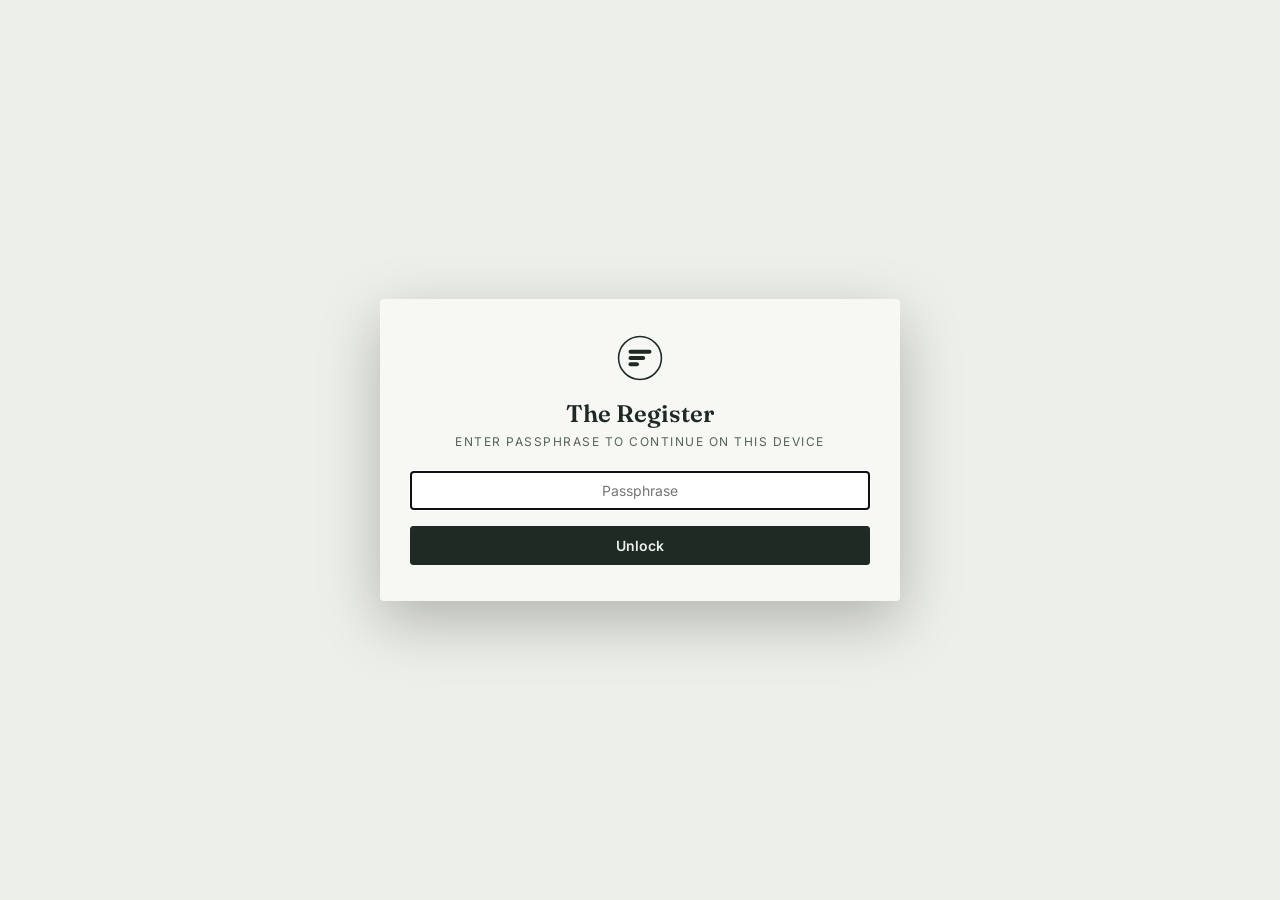
<file: index.html>
<!DOCTYPE html>
<html lang="en">
<head>
<meta charset="UTF-8">
<meta name="viewport" content="width=device-width, initial-scale=1.0">
<title>The Register — Client Management</title>
<link rel="manifest" href="./manifest.json">
<meta name="theme-color" content="#1F2A24">
<meta name="mobile-web-app-capable" content="yes">
<meta name="apple-mobile-web-app-capable" content="yes">
<meta name="apple-mobile-web-app-status-bar-style" content="black-translucent">
<meta name="apple-mobile-web-app-title" content="The Register">
<link rel="icon" type="image/png" sizes="32x32" href="./favicon-32.png">
<link rel="icon" type="image/png" sizes="64x64" href="./favicon-64.png">
<link rel="apple-touch-icon" href="./apple-touch-icon.png">
<link rel="preconnect" href="https://fonts.googleapis.com">
<link href="https://fonts.googleapis.com/css2?family=Fraunces:opsz,wght@9..144,400;9..144,500;9..144,600&family=Inter:wght@400;500;600;700&family=IBM+Plex+Mono:wght@400;500&display=swap" rel="stylesheet">
<style>
:root{
  --paper: #EDEFEA;
  --paper-raised: #F7F8F4;
  --surface: #FFFFFF;
  --ink: #1F2A24;
  --ink-soft: #55635A;
  --line: #C9CFC6;
  --line-strong: #9CA69A;
  --gst: #A6742C;
  --itr: #1F6F63;
  --loan: #6B4C6E;
  --misc: #3E5C76;
  --danger: #9C3B3B;
  font-size: 16px;
}
html[data-theme="dark"]{
  --paper: #171C18;
  --paper-raised: #212823;
  --surface: #262E28;
  --ink: #E9ECE6;
  --ink-soft: #9BA69C;
  --line: #333C35;
  --line-strong: #4A564C;
}
html[data-theme="dark"] .overlay{ background: rgba(0,0,0,0.6); }
html[data-theme="dark"] .modal{ box-shadow: 0 20px 60px rgba(0,0,0,0.55); }
html{ transition: background .15s ease; }
body{ transition: background .15s ease, color .15s ease; }
*{ box-sizing: border-box; }
body{
  margin:0;
  background: var(--paper);
  color: var(--ink);
  font-family: 'Inter', sans-serif;
  -webkit-font-smoothing: antialiased;
}
h1,h2{ font-family: 'Fraunces', serif; font-weight: 600; margin:0; }
.mono{ font-family: 'IBM Plex Mono', monospace; }

/* ---- Topbar ---- */
.topbar{
  display:flex; align-items:center; justify-content:space-between;
  padding: 20px 40px;
  border-bottom: 1px solid var(--line);
  background: var(--paper-raised);
  position: sticky; top:0; z-index: 10;
}
.brand{ display:flex; align-items:center; gap:14px; }
.brand-mark{
  color: var(--ink); width:46px; height:46px; flex-shrink:0;
}
.brand h1{ font-size: 22px; letter-spacing: 0.2px; }
.brand-sub{ margin:2px 0 0; font-size:12px; text-transform:uppercase; letter-spacing:1.5px; color: var(--ink-soft); }

.btn{
  font-family:'Inter',sans-serif; font-size:14px; font-weight:600;
  padding:10px 18px; border-radius:3px; border:1px solid var(--ink); cursor:pointer;
  transition: all .15s ease;
}
.btn-primary{ background: var(--ink); color: var(--paper); }
.btn-primary:hover{ background:#3a4a3f; }
.btn-ghost{ background:transparent; color: var(--ink); }
.btn-ghost:hover{ background: var(--line); }
.btn-danger{ border-color: var(--danger); color: var(--danger); background: transparent; }
.btn-danger:hover{ background: var(--danger); color:#fff; }
.btn-small{ padding:6px 12px; font-size:13px; }

/* ---- Controls ---- */
main{ max-width: 1440px; margin: 0 auto; padding: 32px 40px; }
.controls{ display:flex; flex-wrap:wrap; gap:14px; align-items:center; margin-bottom: 22px; }
.search-wrap{ display:flex; flex:1; min-width:240px; gap:8px; }
.search-input{
  flex:1; min-width:180px; padding:11px 14px; border:1px solid var(--line-strong);
  border-radius:3px; background: var(--paper-raised); font-family:'Inter'; font-size:14px; color: var(--ink);
}
.search-input:focus{ outline:2px solid var(--ink); outline-offset:1px; }
.btn-search{ flex-shrink:0; }
.chips{ display:flex; gap:8px; flex-wrap:wrap; }
.chip{
  font-family:'IBM Plex Mono', monospace; font-size:12.5px; letter-spacing:0.4px;
  padding:8px 14px; border-radius:20px; border:1px solid var(--line-strong);
  background: transparent; color: var(--ink-soft); cursor:pointer;
}
.chip.active{ background: var(--ink); color: var(--paper); border-color: var(--ink); }

/* ---- Ledger list ---- */
.ledger{ width:100%; }
.ledger-row{
  display:grid; grid-template-columns: 90px 1fr 130px 140px;
  align-items:center; padding: 14px 10px; border-bottom: 1px solid var(--line);
  gap: 10px;
}
.ledger-headrow{
  font-family:'IBM Plex Mono', monospace; font-size:11px; text-transform:uppercase;
  letter-spacing:1px; color: var(--ink-soft); border-bottom: 1.5px solid var(--ink);
}
.client-row{ cursor:pointer; transition: background .1s ease; }
.client-row:hover{ background: var(--paper-raised); }
.client-row:focus{ outline: 2px solid var(--ink); outline-offset: -2px; background: var(--paper-raised); }
.client-row:focus:not(:focus-visible){ outline: 2px solid var(--ink); } /* keep visible even on mouse focus, for consistency */
.chip:focus-visible{ outline: 2px solid var(--ink); outline-offset: 2px; }
.col-no{ font-family:'IBM Plex Mono',monospace; font-size:13px; color: var(--ink-soft); }
.col-name{ font-family:'Fraunces',serif; font-size:16px; }
.col-mobile{ font-family:'IBM Plex Mono',monospace; font-size:13px; }
.badge{
  display:inline-block; font-family:'IBM Plex Mono',monospace; font-size:11px; font-weight:500;
  padding:3px 9px; border-radius:2px; color:#fff; letter-spacing:0.4px; width: fit-content;
}
.empty-state{ text-align:center; color: var(--ink-soft); padding: 50px 0; font-size:14px; }

.pending-row{ opacity: 0.6; font-style: italic; }
.pending-tag{
  display:inline-block; font-family:'IBM Plex Mono',monospace; font-size:10px; font-style: normal;
  color:#8a6a1f; background:#F3E4BE; padding:2px 7px; border-radius:10px; margin-left:6px; letter-spacing:0.3px;
}

.reminder-count{
  position:absolute; top:-5px; right:-5px; background: var(--danger); color:#fff;
  font-family:'IBM Plex Mono',monospace; font-size:10px; border-radius:9px; min-width:16px; height:16px;
  display:flex; align-items:center; justify-content:center; padding:0 3px; line-height:1;
}
.theme-toggle{ position:relative; }

.reminder-card{
  display:flex; align-items:center; justify-content:space-between; gap:14px;
  border-bottom:1px solid var(--line); padding:14px 4px; flex-wrap:wrap;
}
.reminder-info{ flex:1; min-width:200px; }
.reminder-title{ font-family:'Fraunces',serif; font-size:15px; }
.reminder-meta{ font-size:12.5px; color: var(--ink-soft); margin-top:2px; }
.reminder-due{
  font-family:'IBM Plex Mono',monospace; font-size:11px; padding:3px 9px; border-radius:10px;
  display:inline-block; margin-right:8px;
}
.due-overdue{ background:#F5D9D9; color:#7a2323; }
.due-soon{ background:#F3E4BE; color:#8a6a1f; }
.due-later{ background: var(--line); color: var(--ink-soft); }
.reminder-actions{ display:flex; gap:8px; flex-wrap:wrap; }
.reminder-actions a, .reminder-actions button{ text-decoration:none; }

/* ---- Overlay / Modal ---- */
.overlay{
  position:fixed; inset:0; background: rgba(31,42,36,0.45);
  display:flex; align-items:center; justify-content:center; z-index:100; padding:20px;
}
.overlay[hidden]{ display:none !important; }
.gate-overlay{ z-index: 9999; background: var(--paper); }
.gate-card{ max-width: 360px; box-shadow: none; }
.gate-error{ color: var(--danger); font-size:13px; margin-top:10px; }

/* ---- Topbar right / sync badge ---- */
.topbar-right{ display:flex; align-items:center; gap:16px; }
.sync-badge{
  display:flex; align-items:center; gap:7px; font-family:'IBM Plex Mono',monospace;
  font-size:11.5px; color: var(--ink-soft); white-space:nowrap;
}
.dot{ width:8px; height:8px; border-radius:50%; flex-shrink:0; }
.dot-yellow{ background:#C99A2E; }
.dot-green{ background:#2E7D4F; }
.dot-red{ background:#9C3B3B; }
.dot.pulse{ animation: pulse 1.1s ease-in-out infinite; }
@keyframes pulse{ 0%,100%{ opacity:1; } 50%{ opacity:0.35; } }

/* ---- Spinner ---- */
.spinner-wrap{ display:flex; justify-content:center; align-items:center; padding: 46px 0; }
.spinner{
  width:26px; height:26px; border-radius:50%;
  border: 3px solid var(--line); border-top-color: var(--ink);
  animation: spin .7s linear infinite;
}
@keyframes spin{ to{ transform: rotate(360deg); } }
.modal{
  background: var(--paper-raised); width:100%; max-width:520px; max-height:88vh;
  overflow-y:auto; border-radius:4px; box-shadow: 0 20px 60px rgba(0,0,0,0.25);
}
.modal-wide{ max-width: 800px; }
.modal-head{
  display:flex; align-items:flex-start; justify-content:space-between;
  padding: 22px 26px 14px; border-bottom:1px solid var(--line); position:relative;
}
.modal-head h2{ font-size:20px; }
.icon-btn{
  background:none; border:none; font-size:26px; line-height:1; cursor:pointer; color: var(--ink-soft);
}
.theme-toggle{
  font-size:19px; border:1px solid var(--line-strong); border-radius:6px; width:38px; height:38px;
  display:flex; align-items:center; justify-content:center; flex-shrink:0;
}
.theme-toggle:hover{ background: var(--paper); }
.modal-body{ padding: 20px 26px; }
.modal-foot{
  display:flex; justify-content:flex-end; gap:10px; padding: 16px 26px; border-top:1px solid var(--line);
}

.field-label{ display:block; font-size:12px; text-transform:uppercase; letter-spacing:0.6px; color: var(--ink-soft); margin: 14px 0 6px; }
.field-input, textarea, select{
  width:100%; padding:10px 12px; border:1px solid var(--line-strong); border-radius:3px;
  font-family:'Inter'; font-size:14px; background: var(--surface); color: var(--ink);
}
textarea{ resize: vertical; min-height:60px; }
.field-grid{ display:grid; grid-template-columns: 1fr 1fr; gap: 0 16px; }
.field-grid .full{ grid-column: 1 / -1; }

/* ---- Client detail ---- */
.stamp{
  display:inline-block; font-family:'IBM Plex Mono',monospace; font-size:11px; font-weight:600;
  padding:4px 10px; border-radius:2px; color:#fff; transform: rotate(-3deg); margin-bottom:8px;
}
.detail-folio{ margin:2px 0 0; font-family:'IBM Plex Mono',monospace; font-size:12px; color: var(--ink-soft); }

.detail-section{ margin-bottom: 22px; }
.detail-section h3{
  font-family:'Fraunces',serif; font-size:15px; font-weight:600; margin: 0 0 10px;
  padding-bottom:6px; border-bottom: 1px solid var(--line);
}
.detail-grid{ display:grid; grid-template-columns: 1fr 1fr; gap: 10px 20px; }
.detail-item dt{ font-size:11px; text-transform:uppercase; letter-spacing:0.5px; color: var(--ink-soft); }
.detail-item dd{ margin: 2px 0 0; font-size:14.5px; }
.detail-item{ margin:0; }

table.ledger-table{ width:100%; border-collapse: collapse; font-size:13.5px; }
table.ledger-table th{
  text-align:left; font-family:'IBM Plex Mono',monospace; font-size:11px; text-transform:uppercase;
  letter-spacing:0.5px; color: var(--ink-soft); border-bottom: 1.5px solid var(--ink); padding:6px 8px;
}
table.ledger-table td{ padding:8px; border-bottom: 1px solid var(--line); vertical-align:top; }
table.ledger-table a{ color: var(--ink); }
.table-scroll{ overflow-x:auto; -webkit-overflow-scrolling:touch; }
.table-scroll table{ min-width: 560px; }

.file-chip{
  display:inline-flex; align-items:center; gap:6px; font-size:12.5px; padding:5px 10px;
  border:1px solid var(--line-strong); border-radius:14px; margin:3px 6px 3px 0; text-decoration:none; color: var(--ink);
}
.file-chip:hover{ background: var(--line); }

.top-actions{ display:flex; gap:10px; margin-bottom: 18px; flex-wrap:wrap; }

.inline-form{ border: 1px dashed var(--line-strong); border-radius:4px; padding:14px; margin-top:10px; }
.inline-form .field-grid{ margin-bottom: 10px; }

.toast{
  position:fixed; bottom:24px; left:50%; transform:translateX(-50%);
  background: var(--ink); color: var(--paper); padding:12px 22px; border-radius:4px;
  font-size:13.5px; z-index:200; box-shadow:0 8px 24px rgba(0,0,0,0.3); max-width: 90vw; text-align:center;
}

@media (max-width: 640px){
  .topbar{ padding:14px 16px; gap:10px; }
  .brand-sub{ display:none; }
  .brand h1{ font-size:19px; }
  .brand-mark{ width:38px; height:38px; }
  .topbar-right{ gap:10px; }
  .sync-badge span:last-child{ max-width:110px; overflow:hidden; text-overflow:ellipsis; white-space:nowrap; }
  main{ padding: 18px 14px; }
  .controls{ flex-direction:column; align-items:stretch; }
  .search-wrap{ width:100%; }
  .chips{ width:100%; overflow-x:auto; flex-wrap:nowrap; padding-bottom:2px; }
  .ledger-row{ grid-template-columns: 54px 1fr 78px; padding:12px 6px; }
  .col-mobile{ display:none; }
  .col-name{ font-size:14.5px; }
  .badge{ font-size:10px; padding:2px 7px; }
  .modal{ max-height:92vh; }
  .modal-head{ padding:16px 18px 12px; }
  .modal-body{ padding:16px 18px; }
  .modal-foot{ padding:14px 18px; }
  .field-grid{ grid-template-columns: 1fr; }
  .detail-grid{ grid-template-columns: 1fr; }
  .gate-card{ max-width: 92vw; }
}

</style>
<script>(function(){try{if(localStorage.getItem('cms_theme')==='dark'){document.documentElement.setAttribute('data-theme','dark');}}catch(e){}})();</script>
</head>
<body>

<div class="overlay gate-overlay" id="gateOverlay">
  <div class="modal gate-card">
    <div class="modal-body" style="text-align:center;padding:36px 30px;">
      <svg class="brand-mark" style="margin:0 auto 14px;" viewBox="0 0 44 44" width="46" height="46" fill="none" xmlns="http://www.w3.org/2000/svg">
        <circle cx="22" cy="22" r="20.5" stroke="currentColor" stroke-width="1.5"/>
        <rect x="11" y="14" width="22" height="4" rx="2" fill="currentColor"/>
        <rect x="11" y="20" width="16" height="4" rx="2" fill="currentColor"/>
        <rect x="11" y="26" width="10" height="4" rx="2" fill="currentColor"/>
      </svg>
      <h2 style="margin-bottom:6px;">The Register</h2>
      <p class="brand-sub" style="margin-bottom:22px;">Enter passphrase to continue on this device</p>
      <input type="password" id="gateInput" class="field-input" placeholder="Passphrase" style="text-align:center;">
      <p id="gateError" class="gate-error" hidden>Incorrect passphrase. Try again.</p>
      <button class="btn btn-primary" id="gateSubmit" style="margin-top:16px;width:100%;">Unlock</button>
    </div>
  </div>
</div>

<header class="topbar">
  <div class="brand">
    <svg class="brand-mark" viewBox="0 0 44 44" width="46" height="46" fill="none" xmlns="http://www.w3.org/2000/svg">
      <circle cx="22" cy="22" r="20.5" stroke="currentColor" stroke-width="1.5"/>
      <rect x="11" y="14" width="22" height="4" rx="2" fill="currentColor"/>
      <rect x="11" y="20" width="16" height="4" rx="2" fill="currentColor"/>
      <rect x="11" y="26" width="10" height="4" rx="2" fill="currentColor"/>
    </svg>
    <div>
      <h1>The Register</h1>
      <p class="brand-sub">Client Management</p>
    </div>
  </div>
  <div class="topbar-right">
    <div class="sync-badge" id="syncBadge">
      <span class="dot dot-yellow pulse" id="syncDot"></span>
      <span id="syncText">Syncing…</span>
    </div>
    <button class="icon-btn theme-toggle" id="remindersToggle" aria-label="Reminders">🔔<span class="reminder-count" id="reminderCount" hidden>0</span></button>
    <button class="icon-btn theme-toggle" id="themeToggle" aria-label="Toggle dark mode">🌙</button>
    <button class="btn btn-primary" id="addClientBtn">+ New Client</button>
  </div>
</header>

<main>
  <div class="controls">
    <div class="search-wrap">
      <input type="text" id="searchInput" class="search-input" placeholder="Search by name, client no., mobile, GSTIN, PAN, email…">
      <button class="btn btn-primary btn-search" id="searchBtn" aria-label="Search">Search</button>
    </div>
    <div class="chips" id="categoryChips"></div>
  </div>

  <div class="ledger" id="ledgerHead">
    <div class="ledger-row ledger-headrow">
      <span class="col-no">Folio</span>
      <span class="col-name">Name</span>
      <span class="col-cat">Category</span>
      <span class="col-mobile">Mobile</span>
    </div>
  </div>
  <div class="ledger" id="clientList"></div>
  <p class="empty-state" id="emptyState" hidden>No clients match your search. Try a different name or clear the filter.</p>
</main>

<!-- ADD / EDIT CLIENT MODAL -->
<div class="overlay" id="addOverlay" hidden>
  <div class="modal">
    <div class="modal-head">
      <h2>New Client</h2>
      <button class="icon-btn" id="closeAddModal">&times;</button>
    </div>
    <div class="modal-body">
      <label class="field-label">Category</label>
      <select id="newCategorySelect" class="field-input">
        <option value="GST">GST</option>
        <option value="ITR">ITR</option>
        <option value="LOAN">Loan / CMA</option>
        <option value="MISC">Misc.</option>
      </select>
      <div id="newClientFields" class="field-grid"></div>
    </div>
    <div class="modal-foot">
      <button class="btn btn-ghost" id="cancelAddBtn">Cancel</button>
      <button class="btn btn-primary" id="saveNewClientBtn">Save Client</button>
    </div>
  </div>
</div>

<!-- CLIENT DETAIL MODAL -->
<div class="overlay" id="detailOverlay" hidden>
  <div class="modal modal-wide">
    <div class="modal-head">
      <div>
        <span class="stamp" id="detailStamp">GST</span>
        <h2 id="detailName">Client Name</h2>
        <p class="detail-folio" id="detailFolio">No. 000</p>
      </div>
      <button class="icon-btn" id="closeDetailModal">&times;</button>
    </div>
    <div class="modal-body" id="detailBody">
      <!-- populated by app.js -->
    </div>
  </div>
</div>

<div class="toast" id="toast" hidden></div>

<!-- REMINDERS MODAL -->
<div class="overlay" id="remindersOverlay" hidden>
  <div class="modal modal-wide">
    <div class="modal-head">
      <div>
        <h2>Reminders</h2>
        <p class="detail-folio">Due within the next 7 days</p>
      </div>
      <button class="icon-btn" id="closeRemindersModal">&times;</button>
    </div>
    <div class="modal-body">
      <button class="btn btn-ghost btn-small" id="addReminderBtn" style="margin-bottom:14px;">+ Add Custom Reminder</button>
      <div id="addReminderForm"></div>
      <div id="remindersList"><p style="color:var(--ink-soft);font-size:13.5px;">Loading…</p></div>
    </div>
  </div>
</div>

<script>
// ====== CONFIG ======
const WEBAPP_URL = 'https://script.google.com/macros/s/AKfycbxRIaW9MfkYPG2aRghtHPaERHVi68ciGBu0YhYtq0pR581flV8NpAcSADI3J6Pv7G05Zg/exec';
const DEVICE_PASSPHRASE = 'trusttheprocess';
const GATE_KEY = 'cms_device_verified';
const CACHE_KEY = 'cms_clients_cache';

const CATEGORY_META = {
  GST:  { label: 'GST',       color: '#A6742C' },
  ITR:  { label: 'ITR',       color: '#1F6F63' },
  LOAN: { label: 'Loan/CMA',  color: '#6B4C6E' },
  MISC: { label: 'Misc.',     color: '#3E5C76' }
};

const FIELDS = {
  GST: [
    { key: 'TradeName', label: 'Trade Name', type: 'text', required: true, full: true },
    { key: 'GSTIN', label: 'GSTIN No.', type: 'text' },
    { key: 'MobileNo', label: 'Mobile No.', type: 'tel' },
    { key: 'EmailId', label: 'Email ID', type: 'email' },
    { key: 'UserId', label: 'User ID', type: 'text' },
    { key: 'GSTPassword', label: 'GSTIN Password', type: 'text' },
    { key: 'FeesCharged', label: 'Fees Charged', type: 'text' },
    { key: 'FilingFrequency', label: 'Filing Frequency', type: 'select', options: ['Monthly', 'Quarterly'] },
    { key: 'OtherDetails', label: 'Other Details (optional)', type: 'textarea', full: true }
  ],
  ITR: [
    { key: 'Name', label: 'Name', type: 'text', required: true, full: true },
    { key: 'BirthDate', label: 'Birth Date', type: 'date' },
    { key: 'PhoneNo', label: 'Phone No.', type: 'tel' },
    { key: 'Address', label: 'Address', type: 'textarea', full: true },
    { key: 'EmailId', label: 'Email ID', type: 'email' },
    { key: 'AadharNo', label: 'Aadhar No.', type: 'text' },
    { key: 'PanNo', label: 'PAN Card No.', type: 'text' },
    { key: 'ITRPassword', label: 'ITR Password', type: 'text' },
    { key: 'AISTISPassword', label: 'AIS / TIS Password', type: 'text' },
    { key: 'OtherDetails', label: 'Other Details (optional)', type: 'textarea', full: true }
  ],
  LOAN: [
    { key: 'Name', label: 'Client Name', type: 'text', required: true, full: true },
    { key: 'MobileNo', label: 'Mobile No.', type: 'tel' },
    { key: 'LoanAmount', label: 'Loan Amount', type: 'text' },
    { key: 'Address', label: 'Address', type: 'textarea', full: true },
    { key: 'FeesCharged', label: 'Fees Charged', type: 'text' },
    { key: 'Details', label: 'Details', type: 'textarea', full: true }
  ],
  MISC: [
    { key: 'Name', label: 'Client Name', type: 'text', required: true, full: true },
    { key: 'MobileNo', label: 'Mobile No.', type: 'tel' },
    { key: 'FeesCharged', label: 'Fees Charged', type: 'text' },
    { key: 'Address', label: 'Address', type: 'textarea', full: true },
    { key: 'OtherDetails', label: 'Other Details (optional)', type: 'textarea', full: true }
  ]
};

const ENTRY_FIELDS = {
  GST: [
    { key: 'Month', label: 'Month', type: 'month' },
    { key: 'TaxableValue', label: 'Total Sales Value', type: 'text' },
    { key: 'DocumentsIssued', label: 'Documents Issued', type: 'text' },
    { key: 'HSN', label: 'HSN No.', type: 'text' },
    { key: 'OtherDetails', label: 'Other Details', type: 'text' }
  ],
  ITR: [
    { key: 'Year', label: 'Year', type: 'text' },
    { key: 'ReturnFiledOn', label: 'Return Filed On', type: 'date' },
    { key: 'IncomeDeclared', label: 'Income Declared', type: 'text' },
    { key: 'TaxPaid', label: 'Tax Paid', type: 'text' },
    { key: 'FeesCharged', label: 'Fees Charged', type: 'text' }
  ]
};

const ENTRY_TABLE_COLUMNS = {
  GST: ['Month', 'TaxableValue', 'DocumentsIssued', 'HSN', 'OtherDetails', 'DocLinks'],
  ITR: ['Year', 'ReturnFiledOn', 'IncomeDeclared', 'TaxPaid', 'FeesCharged', 'DocLinks']
};

// ====== STATE ======
let allClients = [];
let activeCategory = 'ALL';
let searchTerm = '';
let currentDetail = null; // { category, clientNo }
let editMode = false;
let lastListSyncState = { state: 'synced', ts: null };
let currentVisibleList = [];
let selectedIndex = -1;
const CATEGORY_ORDER = ['ALL', 'GST', 'ITR', 'LOAN', 'MISC'];

// ====== INIT ======
document.addEventListener('DOMContentLoaded', () => {
  document.getElementById('addClientBtn').addEventListener('click', openAddModal);
  document.getElementById('closeAddModal').addEventListener('click', closeAddModal);
  document.getElementById('cancelAddBtn').addEventListener('click', closeAddModal);
  document.getElementById('saveNewClientBtn').addEventListener('click', submitNewClient);
  document.getElementById('newCategorySelect').addEventListener('change', (e) => buildAddFormFields(e.target.value));
  document.getElementById('closeDetailModal').addEventListener('click', closeDetailModal);
  document.getElementById('remindersToggle').addEventListener('click', openRemindersModal);
  document.getElementById('closeRemindersModal').addEventListener('click', () => { document.getElementById('remindersOverlay').hidden = true; });
  document.getElementById('addReminderBtn').addEventListener('click', toggleAddReminderForm);
  document.getElementById('searchInput').addEventListener('input', (e) => { searchTerm = e.target.value.toLowerCase().trim(); renderList(); });
  document.getElementById('searchInput').addEventListener('keydown', (e) => { if (e.key === 'Enter') { e.preventDefault(); applySearch(); } });
  document.getElementById('searchBtn').addEventListener('click', applySearch);

  buildCategoryChips();
  initTheme();
  initKeyboardShortcuts();
  initBackdropClose();

  setupGate();
});

function initTheme() {
  const btn = document.getElementById('themeToggle');
  const updateIcon = () => {
    btn.textContent = document.documentElement.getAttribute('data-theme') === 'dark' ? '☀️' : '🌙';
  };
  updateIcon();
  btn.addEventListener('click', () => {
    const isDark = document.documentElement.getAttribute('data-theme') === 'dark';
    if (isDark) {
      document.documentElement.removeAttribute('data-theme');
      try { localStorage.setItem('cms_theme', 'light'); } catch (e) { /* ignore */ }
    } else {
      document.documentElement.setAttribute('data-theme', 'dark');
      try { localStorage.setItem('cms_theme', 'dark'); } catch (e) { /* ignore */ }
    }
    updateIcon();
  });
}

function setupGate() {
  const gate = document.getElementById('gateOverlay');
  const input = document.getElementById('gateInput');
  const error = document.getElementById('gateError');
  const submit = document.getElementById('gateSubmit');

  if (localStorage.getItem(GATE_KEY) === '1') {
    gate.hidden = true;
    initApp();
    return;
  }

  const tryUnlock = () => {
    if (input.value === DEVICE_PASSPHRASE) {
      localStorage.setItem(GATE_KEY, '1');
      gate.hidden = true;
      initApp();
    } else {
      error.hidden = false;
      input.value = '';
      input.focus();
    }
  };
  submit.addEventListener('click', tryUnlock);
  input.addEventListener('keydown', (e) => { if (e.key === 'Enter') tryUnlock(); });
  setTimeout(() => input.focus(), 100);
}

function initApp() {
  buildAddFormFields('GST');
  loadClients();
  startBackgroundSync();
  registerServiceWorker();
}

async function startBackgroundSync() {
  await loadQueueCache();
  syncQueue();
  refreshReminders();
  window.addEventListener('online', () => { loadClients(); syncQueue(); refreshReminders(); });
  document.addEventListener('visibilitychange', () => { if (!document.hidden) { loadClients(); syncQueue(); refreshReminders(); } });
  setInterval(() => { loadClients(); syncQueue(); refreshReminders(); }, 60000);
}

function registerServiceWorker() {
  if ('serviceWorker' in navigator) {
    window.addEventListener('load', () => {
      navigator.serviceWorker.register('./sw.js').catch(() => { /* offline app-shell caching just won't be available */ });
    });
  }
}

function buildCategoryChips() {
  const wrap = document.getElementById('categoryChips');
  wrap.innerHTML = '';
  const cats = [['ALL', 'All'], ['GST', 'GST'], ['ITR', 'ITR'], ['LOAN', 'Loan / CMA'], ['MISC', 'Misc.']];
  cats.forEach(([val, label]) => {
    const btn = document.createElement('button');
    btn.className = 'chip' + (val === 'ALL' ? ' active' : '');
    btn.dataset.cat = val;
    btn.textContent = label;
    btn.addEventListener('click', () => setActiveCategory(val));
    wrap.appendChild(btn);
  });
}

function applySearch() {
  searchTerm = document.getElementById('searchInput').value.toLowerCase().trim();
  renderList();
}

// ====== KEYBOARD SHORTCUTS & NAVIGATION ======
function isTypingContext() {
  const el = document.activeElement;
  if (!el) return false;
  const tag = el.tagName;
  return tag === 'INPUT' || tag === 'TEXTAREA' || tag === 'SELECT' || el.isContentEditable;
}
function isAnyModalOpen() {
  return !document.getElementById('detailOverlay').hidden ||
         !document.getElementById('addOverlay').hidden ||
         !document.getElementById('remindersOverlay').hidden ||
         !document.getElementById('gateOverlay').hidden;
}
function setActiveCategory(cat) {
  activeCategory = cat;
  document.querySelectorAll('.chip').forEach(c => c.classList.toggle('active', c.dataset.cat === cat));
  renderList();
}
function moveCategory(delta) {
  const idx = CATEGORY_ORDER.indexOf(activeCategory);
  const next = (idx + delta + CATEGORY_ORDER.length) % CATEGORY_ORDER.length;
  setActiveCategory(CATEGORY_ORDER[next]);
}
function moveSelection(delta) {
  if (!currentVisibleList.length) return;
  selectedIndex = Math.min(currentVisibleList.length - 1, Math.max(0, selectedIndex + delta));
  const rows = document.querySelectorAll('#clientList .client-row');
  const row = rows[selectedIndex];
  if (row) row.focus({ preventScroll: false });
}

function initKeyboardShortcuts() {
  document.addEventListener('keydown', (e) => {
    const key = e.key.toLowerCase();

    // Global app shortcuts — work even while a modal is open (Escape/Ctrl+D),
    // guarded where opening something new while a modal is already open wouldn't make sense.
    if ((e.ctrlKey || e.metaKey) && !e.altKey && key === 'f') {
      e.preventDefault();
      if (isAnyModalOpen()) return;
      document.getElementById('searchInput').focus();
      return;
    }
    if ((e.ctrlKey || e.metaKey) && !e.altKey && key === 'n') {
      e.preventDefault(); // note: some browsers reserve Ctrl+N for a new window and may ignore this
      if (isAnyModalOpen()) return;
      openAddModal();
      return;
    }
    if ((e.ctrlKey || e.metaKey) && !e.altKey && key === 'd') {
      e.preventDefault();
      document.getElementById('themeToggle').click();
      return;
    }
    if ((e.ctrlKey || e.metaKey) && e.altKey && key === 'r') {
      e.preventDefault();
      if (!document.getElementById('gateOverlay').hidden) return;
      if (document.getElementById('addOverlay').hidden === false || document.getElementById('detailOverlay').hidden === false) return;
      openRemindersModal();
      return;
    }
    if (key === 'escape') {
      if (!document.getElementById('detailOverlay').hidden) { closeDetailModal(); return; }
      if (!document.getElementById('addOverlay').hidden) { closeAddModal(); return; }
      if (!document.getElementById('remindersOverlay').hidden) { document.getElementById('remindersOverlay').hidden = true; return; }
      return;
    }

    // List/category navigation — home screen only, not while typing
    if (isTypingContext() || isAnyModalOpen()) return;

    if (key === 'arrowdown' || key === 'arrowup') {
      e.preventDefault();
      moveSelection(key === 'arrowdown' ? 1 : -1);
    } else if (key === 'arrowright' || key === 'arrowleft') {
      e.preventDefault();
      moveCategory(key === 'arrowright' ? 1 : -1);
    }
  });
}

function initBackdropClose() {
  const pairs = [
    ['addOverlay', closeAddModal],
    ['detailOverlay', closeDetailModal],
    ['remindersOverlay', () => { document.getElementById('remindersOverlay').hidden = true; }]
    // gateOverlay intentionally excluded — must enter the passphrase to proceed
  ];
  pairs.forEach(([id, close]) => {
    const overlay = document.getElementById(id);
    overlay.addEventListener('click', (e) => { if (e.target === overlay) close(); });
  });
}

// ====== PENDING SYNC QUEUE (protects against data loss when offline) ======
// Uses IndexedDB rather than localStorage — its quota is far larger, which
// matters here since queued items can include base64-encoded documents.
const IDB_NAME = 'cms_offline_db';
const IDB_STORE = 'pending_queue';
let pendingQueueCache = [];

function openQueueDB() {
  return new Promise((resolve, reject) => {
    if (!('indexedDB' in window)) { reject(new Error('IndexedDB unavailable')); return; }
    const req = indexedDB.open(IDB_NAME, 1);
    req.onupgradeneeded = () => {
      if (!req.result.objectStoreNames.contains(IDB_STORE)) {
        req.result.createObjectStore(IDB_STORE, { keyPath: 'id' });
      }
    };
    req.onsuccess = () => resolve(req.result);
    req.onerror = () => reject(req.error);
  });
}
async function idbGetAll() {
  const db = await openQueueDB();
  return new Promise((resolve, reject) => {
    const tx = db.transaction(IDB_STORE, 'readonly');
    const req = tx.objectStore(IDB_STORE).getAll();
    req.onsuccess = () => resolve(req.result || []);
    req.onerror = () => reject(req.error);
  });
}
async function idbPut(item) {
  const db = await openQueueDB();
  return new Promise((resolve, reject) => {
    const tx = db.transaction(IDB_STORE, 'readwrite');
    tx.objectStore(IDB_STORE).put(item);
    tx.oncomplete = () => resolve(true);
    tx.onerror = () => reject(tx.error);
  });
}
async function idbDelete(id) {
  const db = await openQueueDB();
  return new Promise((resolve, reject) => {
    const tx = db.transaction(IDB_STORE, 'readwrite');
    tx.objectStore(IDB_STORE).delete(id);
    tx.oncomplete = () => resolve(true);
    tx.onerror = () => reject(tx.error);
  });
}

async function loadQueueCache() {
  try { pendingQueueCache = await idbGetAll(); } catch (e) { pendingQueueCache = []; }
  updateSyncBadge();
}

async function queueAction(action, payload) {
  const item = { id: 'q' + Date.now() + Math.random().toString(36).slice(2), action, payload, ts: Date.now() };
  try {
    await idbPut(item);
    pendingQueueCache.push(item);
    updateSyncBadge();
    return true;
  } catch (e) {
    return false; // storage unavailable/full — caller must tell the user clearly
  }
}

async function syncQueue() {
  if (!pendingQueueCache.length) { updateSyncBadge(); return; }
  updateSyncBadge();
  const item = pendingQueueCache[0];
  try {
    const res = await apiPost(item.action, item.payload);
    if (res && res.ok) {
      await idbDelete(item.id);
      pendingQueueCache = pendingQueueCache.filter(q => q.id !== item.id);
      showToast('A saved change has synced.');
      await loadClients();
      if (currentDetail) await refreshDetail(true);
    } else {
      // Server rejected it outright (bad data / not found) — drop it so it doesn't block
      // the queue forever, and tell the user so they can fix it manually.
      await idbDelete(item.id);
      pendingQueueCache = pendingQueueCache.filter(q => q.id !== item.id);
      showToast('A queued change could not be saved (' + ((res && res.error) || 'unknown error') + '). Please redo it.', true);
    }
    updateSyncBadge();
    if (pendingQueueCache.length) syncQueue();
  } catch (err) {
    // still offline — leave it queued, will retry automatically
    updateSyncBadge();
  }
}

// Attempts to save immediately; if the network is unavailable, queues the
// change locally (so nothing typed is lost) and syncs it automatically later.
async function submitWithFallback(action, payload, opts) {
  opts = opts || {};
  try {
    const res = await apiPost(action, payload);
    if (res && res.ok) {
      if (opts.onSuccess) opts.onSuccess(res);
      return { ok: true, res };
    } else {
      showToast((res && res.error) || 'Save failed.', true);
      return { ok: false, res };
    }
  } catch (err) {
    const stored = await queueAction(action, payload);
    if (stored) {
      if (opts.onQueued) opts.onQueued();
      showToast(opts.queuedMessage || 'No connection — saved on this device. Will sync automatically.');
      setTimeout(syncQueue, 3000);
      return { ok: true, queued: true };
    } else {
      showToast('No connection, and this change could not be saved on this device either. Please keep this tab open and retry once you\'re back online.', true);
      return { ok: false, queued: false, tooLarge: true };
    }
  }
}

function updateSyncBadge() {
  if (pendingQueueCache.length > 0) {
    const dot = document.getElementById('syncDot');
    const text = document.getElementById('syncText');
    dot.className = 'dot dot-yellow pulse';
    text.textContent = pendingQueueCache.length + ' change' + (pendingQueueCache.length > 1 ? 's' : '') + ' waiting to sync…';
  } else {
    setSyncStatus(lastListSyncState.state, lastListSyncState.ts);
  }
}
async function apiGet(params) {
  const url = new URL(WEBAPP_URL);
  Object.keys(params).forEach(k => url.searchParams.set(k, params[k]));
  const res = await fetch(url.toString());
  return res.json();
}
async function apiPost(action, payload) {
  const res = await fetch(WEBAPP_URL, {
    method: 'POST',
    body: JSON.stringify({ action, payload })
  });
  return res.json();
}
function showToast(msg, isError) {
  const t = document.getElementById('toast');
  t.textContent = msg;
  t.style.background = isError ? '#9C3B3B' : '#1F2A24';
  t.hidden = false;
  setTimeout(() => { t.hidden = true; }, 3200);
}
function filesToPayload(fileInput) {
  const files = Array.from(fileInput.files || []);
  return Promise.all(files.map(f => new Promise((resolve, reject) => {
    const reader = new FileReader();
    reader.onload = () => resolve({ name: f.name, mime: f.type, data: reader.result.split(',')[1] });
    reader.onerror = reject;
    reader.readAsDataURL(f);
  })));
}

// ====== LOCAL CACHE ======
function cacheClients(list) {
  try { localStorage.setItem(CACHE_KEY, JSON.stringify({ data: list, ts: Date.now() })); } catch (e) { /* storage full/unavailable — ignore */ }
}
function getCachedClients() {
  try {
    const raw = localStorage.getItem(CACHE_KEY);
    return raw ? JSON.parse(raw) : null;
  } catch (e) { return null; }
}
function formatTime(ts) {
  if (!ts) return '';
  return new Date(ts).toLocaleTimeString([], { hour: '2-digit', minute: '2-digit' });
}
function setSyncStatus(state, ts) {
  lastListSyncState = { state, ts };
  if (pendingQueueCache.length > 0) return; // pending queue badge takes priority
  const dot = document.getElementById('syncDot');
  const text = document.getElementById('syncText');
  if (state === 'syncing') { dot.className = 'dot dot-yellow pulse'; text.textContent = 'Syncing…'; }
  else if (state === 'synced') { dot.className = 'dot dot-green'; text.textContent = 'Synced ' + formatTime(ts); }
  else if (state === 'stale') { dot.className = 'dot dot-yellow'; text.textContent = 'Offline — showing saved data' + (ts ? ' (' + formatTime(ts) + ')' : ''); }
  else { dot.className = 'dot dot-red'; text.textContent = 'Could not sync'; }
}

// ====== LIST ======
async function loadClients() {
  const cached = getCachedClients();
  if (cached && cached.data && cached.data.length) {
    allClients = cached.data;
    renderList();
  } else {
    document.getElementById('emptyState').hidden = true;
    document.getElementById('clientList').innerHTML = '<div class="spinner-wrap"><div class="spinner"></div></div>';
  }
  setSyncStatus('syncing');
  try {
    const data = await apiGet({ action: 'listClients' });
    if (!data.ok) {
      setSyncStatus(cached ? 'stale' : 'error', cached ? cached.ts : null);
      if (!cached) showToast(data.error || 'Failed to load clients', true);
      return;
    }
    allClients = data.clients;
    cacheClients(allClients);
    renderList();
    setSyncStatus('synced', Date.now());
  } catch (err) {
    setSyncStatus(cached ? 'stale' : 'error', cached ? cached.ts : null);
    if (!cached) showToast('Could not reach the server. Check your connection.', true);
  }
}

function renderList() {
  const container = document.getElementById('clientList');
  const empty = document.getElementById('emptyState');
  let list = allClients;
  if (activeCategory !== 'ALL') list = list.filter(c => c.category === activeCategory);
  if (searchTerm) {
    const words = searchTerm.split(/\s+/).filter(Boolean);
    list = list.filter(c => {
      const haystack = ((c.name || '') + ' ' + (c.clientNo || '') + ' ' + (c.mobile || '') + ' ' + (c.search || '')).toLowerCase();
      return words.every(w => haystack.includes(w));
    });
  }
  container.innerHTML = '';
  currentVisibleList = list;
  selectedIndex = -1;
  if (list.length === 0) { empty.hidden = false; return; }
  empty.hidden = true;

  list.forEach((c, i) => {
    const meta = CATEGORY_META[c.category] || { label: c.category, color: '#555' };
    const row = document.createElement('div');
    row.className = 'ledger-row client-row' + (c.pending ? ' pending-row' : '');
    row.tabIndex = 0;
    row.setAttribute('role', 'button');
    row.innerHTML = `
      <span class="col-no mono">${c.pending ? '…' : c.clientNo}</span>
      <span class="col-name">${escapeHtml(c.name || '(unnamed)')}${c.pending ? ' <span class="pending-tag">syncing…</span>' : ''}</span>
      <span class="col-cat"><span class="badge" style="background:${meta.color}">${meta.label}</span></span>
      <span class="col-mobile">${escapeHtml(c.mobile || '')}</span>
    `;
    row.addEventListener('click', () => {
      if (c.pending) { showToast('This client is still syncing — try again in a moment.'); return; }
      openDetailModal(c.category, c.clientNo);
    });
    row.addEventListener('focus', () => { selectedIndex = i; });
    row.addEventListener('keydown', (e) => {
      if (e.key === 'Enter' || e.key === ' ') { e.preventDefault(); row.click(); }
    });
    container.appendChild(row);
  });
}

function monthValueToLabel(value) {
  if (!value) return '';
  const parts = value.split('-');
  if (parts.length !== 2) return value;
  const names = ['January','February','March','April','May','June','July','August','September','October','November','December'];
  const idx = parseInt(parts[1], 10) - 1;
  return (names[idx] || parts[1]) + ' ' + parts[0];
}
function formatCellValue(fieldDef, value) {
  if (!value) return '—';
  if (fieldDef && fieldDef.type === 'date') {
    const d = new Date(value);
    if (!isNaN(d)) return d.toLocaleDateString('en-GB', { day: '2-digit', month: 'short', year: 'numeric' });
  }
  return escapeHtml(value);
}
function escapeHtml(str) {
  return String(str).replace(/[&<>"']/g, s => ({ '&': '&amp;', '<': '&lt;', '>': '&gt;', '"': '&quot;', "'": '&#39;' }[s]));
}

// ====== ADD CLIENT MODAL ======
function openAddModal() {
  document.getElementById('newCategorySelect').value = 'GST';
  buildAddFormFields('GST');
  document.getElementById('addOverlay').hidden = false;
}
function closeAddModal() { document.getElementById('addOverlay').hidden = true; }

function buildAddFormFields(category) {
  const wrap = document.getElementById('newClientFields');
  wrap.innerHTML = '';
  FIELDS[category].forEach(f => {
    const labelEl = document.createElement('label');
    labelEl.className = 'field-label' + (f.full ? ' full' : '');
    labelEl.textContent = f.label;
    labelEl.style.gridColumn = f.full ? '1 / -1' : 'auto';

    let inputEl;
    if (f.type === 'textarea') { inputEl = document.createElement('textarea'); }
    else if (f.type === 'select') {
      inputEl = document.createElement('select');
      f.options.forEach(o => {
        const opt = document.createElement('option'); opt.value = o; opt.textContent = o;
        inputEl.appendChild(opt);
      });
    } else {
      inputEl = document.createElement('input'); inputEl.type = f.type;
    }
    inputEl.className = 'field-input' + (f.full ? ' full' : '');
    inputEl.id = 'new_' + f.key;
    inputEl.dataset.key = f.key;
    if (f.full) { labelEl.style.gridColumn = '1 / -1'; inputEl.style.gridColumn = '1 / -1'; }

    wrap.appendChild(labelEl);
    wrap.appendChild(inputEl);
  });
}

async function submitNewClient() {
  const category = document.getElementById('newCategorySelect').value;
  const fields = {};
  FIELDS[category].forEach(f => {
    fields[f.key] = document.getElementById('new_' + f.key).value.trim();
  });
  const nameField = FIELDS[category][0].key;
  if (!fields[nameField]) { showToast('Please enter a name before saving.', true); return; }

  const btn = document.getElementById('saveNewClientBtn');
  btn.disabled = true; btn.textContent = 'Saving…';
  await submitWithFallback('addClient', { category, fields }, {
    onSuccess: () => { showToast('Client added.'); closeAddModal(); loadClients(); },
    onQueued: () => {
      const tempNo = category + '-PENDING-' + Date.now().toString(36).toUpperCase();
      allClients.push({
        clientNo: tempNo, category, name: fields[nameField], mobile: fields.MobileNo || '',
        search: Object.values(fields).join(' ').toLowerCase(), pending: true
      });
      cacheClients(allClients);
      renderList();
      closeAddModal();
    },
    queuedMessage: 'No connection — client saved on this device, will sync automatically.'
  });
  btn.disabled = false; btn.textContent = 'Save Client';
}

// ====== DETAIL CACHE ======
function detailCacheKey(category, clientNo) { return 'cms_detail_' + category + '_' + clientNo; }
function cacheDetail(category, clientNo, data) {
  try { localStorage.setItem(detailCacheKey(category, clientNo), JSON.stringify({ data, ts: Date.now() })); } catch (e) { /* ignore */ }
}
function getCachedDetail(category, clientNo) {
  try {
    const raw = localStorage.getItem(detailCacheKey(category, clientNo));
    return raw ? JSON.parse(raw) : null;
  } catch (e) { return null; }
}

// ====== DETAIL MODAL ======
async function openDetailModal(category, clientNo) {
  currentDetail = { category, clientNo };
  editMode = false;
  document.getElementById('detailOverlay').hidden = false;

  const cached = getCachedDetail(category, clientNo);
  if (cached && cached.data) {
    applyDetailToUI(cached.data);
  } else {
    document.getElementById('detailName').textContent = 'Loading…';
    document.getElementById('detailFolio').textContent = '';
    document.getElementById('detailStamp').textContent = '';
    document.getElementById('detailStamp').style.background = '#9CA69A';
    document.getElementById('detailBody').innerHTML = '<div class="spinner-wrap"><div class="spinner"></div></div>';
  }
  await refreshDetail(!!cached);
}
function closeDetailModal() { document.getElementById('detailOverlay').hidden = true; currentDetail = null; }

async function refreshDetail(silent) {
  const { category, clientNo } = currentDetail;
  try {
    const data = await apiGet({ action: 'getClient', category, clientNo });
    // ignore if the popup moved to a different client (or closed) while this was in flight
    if (!currentDetail || currentDetail.category !== category || currentDetail.clientNo !== clientNo) return;
    if (editMode) return; // don't clobber an in-progress edit
    if (!data.ok) { if (!silent) showToast(data.error || 'Could not load client', true); return; }
    cacheDetail(category, clientNo, data);
    applyDetailToUI(data);
  } catch (err) {
    if (!silent) showToast('Could not reach the server.', true);
  }
}

function applyDetailToUI(data) {
  const { category } = currentDetail;
  const meta = CATEGORY_META[category];
  const nameField = FIELDS[category][0].key;
  document.getElementById('detailStamp').textContent = meta.label;
  document.getElementById('detailStamp').style.background = meta.color;
  document.getElementById('detailName').textContent = data.client[nameField] || '(unnamed)';
  document.getElementById('detailFolio').textContent = 'No. ' + data.client.ClientNo;
  renderDetailBody(data);
}

function renderDetailBody(data) {
  const { category } = currentDetail;
  const client = data.client;
  const body = document.getElementById('detailBody');
  body.innerHTML = '';

  // top actions
  const actions = document.createElement('div');
  actions.className = 'top-actions';
  const editBtn = document.createElement('button');
  editBtn.className = 'btn btn-ghost btn-small';
  editBtn.textContent = editMode ? 'Cancel Edit' : 'Edit Details';
  editBtn.addEventListener('click', () => { editMode = !editMode; renderDetailBody(data); });
  actions.appendChild(editBtn);

  if (editMode) {
    const saveBtn = document.createElement('button');
    saveBtn.className = 'btn btn-primary btn-small';
    saveBtn.textContent = 'Save Changes';
    saveBtn.addEventListener('click', () => saveEditedDetails(client));
    actions.appendChild(saveBtn);
  }
  if (client.DriveLink) {
    const driveBtn = document.createElement('a');
    driveBtn.className = 'btn btn-ghost btn-small';
    driveBtn.href = client.DriveLink; driveBtn.target = '_blank';
    driveBtn.textContent = 'Open Drive Folder ↗';
    actions.appendChild(driveBtn);
  }
  body.appendChild(actions);

  // details section
  const section = document.createElement('div');
  section.className = 'detail-section';
  const h3 = document.createElement('h3'); h3.textContent = 'Details';
  section.appendChild(h3);

  if (editMode) {
    const grid = document.createElement('div');
    grid.className = 'field-grid';
    FIELDS[category].forEach(f => {
      const label = document.createElement('label');
      label.className = 'field-label' + (f.full ? ' full' : '');
      label.textContent = f.label;
      let input;
      if (f.type === 'textarea') { input = document.createElement('textarea'); }
      else if (f.type === 'select') {
        input = document.createElement('select');
        f.options.forEach(o => { const opt = document.createElement('option'); opt.value = o; opt.textContent = o; input.appendChild(opt); });
      } else { input = document.createElement('input'); input.type = f.type; }
      input.className = 'field-input';
      input.id = 'edit_' + f.key;
      input.value = client[f.key] || '';
      if (f.full) { label.style.gridColumn = '1/-1'; input.style.gridColumn = '1/-1'; }
      grid.appendChild(label); grid.appendChild(input);
    });
    section.appendChild(grid);
  } else {
    const dl = document.createElement('dl');
    dl.className = 'detail-grid';
    FIELDS[category].forEach(f => {
      const item = document.createElement('div');
      item.className = 'detail-item' + (f.full ? '' : '');
      item.innerHTML = `<dt>${f.label}</dt><dd>${escapeHtml(client[f.key] || '—')}</dd>`;
      dl.appendChild(item);
    });
    section.appendChild(dl);
  }
  body.appendChild(section);

  // documents section
  body.appendChild(buildDocsSection(data));

  // entries table (GST/ITR only)
  if (ENTRY_FIELDS[category]) {
    body.appendChild(buildEntriesSection(data));
  }
}

function buildDocsSection(data) {
  const { category, clientNo } = currentDetail;
  const wrap = document.createElement('div');
  wrap.className = 'detail-section';
  wrap.innerHTML = '<h3>Client Documents</h3>';

  const filesWrap = document.createElement('div');
  if (data.documentFiles && data.documentFiles.length) {
    data.documentFiles.forEach(f => {
      const a = document.createElement('a');
      a.href = f.url; a.target = '_blank'; a.className = 'file-chip';
      a.textContent = '📄 ' + f.name;
      filesWrap.appendChild(a);
    });
  } else {
    filesWrap.innerHTML = '<p style="color:var(--ink-soft);font-size:13.5px;">No documents uploaded yet.</p>';
  }
  wrap.appendChild(filesWrap);

  const uploadRow = document.createElement('div');
  uploadRow.style.marginTop = '10px';
  uploadRow.innerHTML = `<input type="file" id="docsUploadInput" multiple style="font-size:13px;">`;
  const uploadBtn = document.createElement('button');
  uploadBtn.className = 'btn btn-ghost btn-small';
  uploadBtn.style.marginLeft = '10px';
  uploadBtn.textContent = 'Upload';
  uploadBtn.addEventListener('click', async () => {
    const input = document.getElementById('docsUploadInput');
    if (!input.files.length) { showToast('Choose files first.', true); return; }
    uploadBtn.disabled = true; uploadBtn.textContent = 'Uploading…';
    try {
      const files = await filesToPayload(input);
      const result = await submitWithFallback('uploadDocs', { category, clientNo, files, folderType: 'documents' }, {
        onSuccess: () => showToast('Documents uploaded.'),
        queuedMessage: 'No connection — files saved on this device, will upload automatically once online.'
      });
      if (!result.tooLarge) input.value = '';
      if (result.ok && !result.queued) await refreshDetail();
    } finally {
      uploadBtn.disabled = false; uploadBtn.textContent = 'Upload';
    }
  });
  uploadRow.appendChild(uploadBtn);
  wrap.appendChild(uploadRow);

  return wrap;
}

function buildEntriesSection(data) {
  const { category, clientNo } = currentDetail;
  const wrap = document.createElement('div');
  wrap.className = 'detail-section';
  const title = category === 'GST' ? 'Monthly Filing Record' : 'Yearly Return Record';
  wrap.innerHTML = `<h3>${title}</h3>`;

  const cols = ENTRY_TABLE_COLUMNS[category];
  const fieldMap = {};
  ENTRY_FIELDS[category].forEach(f => { fieldMap[f.key] = f; });
  const tableScroll = document.createElement('div');
  tableScroll.className = 'table-scroll';
  const table = document.createElement('table');
  table.className = 'ledger-table';
  const theadLabels = ENTRY_FIELDS[category].map(f => f.label).concat(['Documents']);
  table.innerHTML = `<thead><tr>${theadLabels.map(l => `<th>${l}</th>`).join('')}</tr></thead>`;
  const tbody = document.createElement('tbody');

  (data.entries || []).slice().reverse().forEach(entry => {
    const tr = document.createElement('tr');
    if (entry.pending) tr.className = 'pending-row';
    const cells = cols.map(c => {
      if (c === 'DocLinks') {
        if (entry.pending) return '<td><span class="pending-tag">syncing…</span></td>';
        if (entry.FolderUrl) return `<td><a href="${entry.FolderUrl}" target="_blank" class="file-chip">📁 Files</a></td>`;
        if (entry.DocLinks) return `<td><a href="${entry.DocLinks.split(',')[0].trim()}" target="_blank" class="file-chip">📄 Files</a></td>`;
        return '<td>—</td>';
      }
      return `<td>${formatCellValue(fieldMap[c], entry[c])}</td>`;
    }).join('');
    tr.innerHTML = cells;
    tbody.appendChild(tr);
  });
  table.appendChild(tbody);
  tableScroll.appendChild(table);
  wrap.appendChild(tableScroll);

  if (!data.entries || data.entries.length === 0) {
    const p = document.createElement('p');
    p.style.cssText = 'color:var(--ink-soft);font-size:13.5px;margin-top:8px;';
    p.textContent = 'No entries recorded yet.';
    wrap.appendChild(p);
  }

  const addBtn = document.createElement('button');
  addBtn.className = 'btn btn-ghost btn-small';
  addBtn.style.marginTop = '12px';
  addBtn.textContent = '+ Add Entry';
  const formHolder = document.createElement('div');

  addBtn.addEventListener('click', () => {
    if (formHolder.children.length) { formHolder.innerHTML = ''; return; }
    formHolder.appendChild(buildEntryForm(category, clientNo));
  });

  wrap.appendChild(addBtn);
  wrap.appendChild(formHolder);
  return wrap;
}

function buildEntryForm(category, clientNo) {
  const form = document.createElement('div');
  form.className = 'inline-form';
  const grid = document.createElement('div');
  grid.className = 'field-grid';

  ENTRY_FIELDS[category].forEach(f => {
    const label = document.createElement('label');
    label.className = 'field-label';
    label.textContent = f.label;
    const input = document.createElement('input');
    input.type = f.type; input.className = 'field-input';
    input.id = 'entry_' + f.key;
    grid.appendChild(label); grid.appendChild(input);
  });
  form.appendChild(grid);

  const fileLabel = document.createElement('label');
  fileLabel.className = 'field-label';
  fileLabel.textContent = category === 'GST' ? 'Upload this month\'s documents / return' : 'Upload this year\'s return';
  form.appendChild(fileLabel);
  const fileInput = document.createElement('input');
  fileInput.type = 'file'; fileInput.multiple = true; fileInput.id = 'entryFileInput';
  form.appendChild(fileInput);

  const saveBtn = document.createElement('button');
  saveBtn.className = 'btn btn-primary btn-small';
  saveBtn.style.marginTop = '14px';
  saveBtn.textContent = 'Save Entry';
  saveBtn.addEventListener('click', async () => {
    const entry = {};
    ENTRY_FIELDS[category].forEach(f => {
      let val = document.getElementById('entry_' + f.key).value.trim();
      if (f.type === 'month') val = monthValueToLabel(val);
      entry[f.key] = val;
    });
    saveBtn.disabled = true; saveBtn.textContent = 'Saving…';
    try {
      const files = await filesToPayload(fileInput);
      const result = await submitWithFallback('addEntry', { category, clientNo, entry, files }, {
        onSuccess: () => showToast('Entry added.'),
        onQueued: () => {
          const cached = getCachedDetail(category, clientNo);
          const data = (cached && cached.data) || { ok: true, category, client: {}, entries: [] };
          data.entries = data.entries || [];
          data.entries.push(Object.assign({}, entry, { EntryId: 'pending', DocLinks: '', pending: true }));
          cacheDetail(category, clientNo, data);
          if (currentDetail && currentDetail.category === category && currentDetail.clientNo === clientNo) applyDetailToUI(data);
        },
        queuedMessage: files.length
          ? 'No connection — entry saved on this device; documents will upload once you\'re back online.'
          : 'No connection — entry saved on this device, will sync automatically.'
      });
      if (result.ok && !result.queued) await refreshDetail();
    } finally {
      saveBtn.disabled = false; saveBtn.textContent = 'Save Entry';
    }
  });
  form.appendChild(saveBtn);
  return form;
}

async function saveEditedDetails(client) {
  const { category, clientNo } = currentDetail;
  const fields = {};
  FIELDS[category].forEach(f => { fields[f.key] = document.getElementById('edit_' + f.key).value.trim(); });

  editMode = false;
  const result = await submitWithFallback('updateClient', { category, clientNo, fields }, {
    onSuccess: () => showToast('Details updated.'),
    onQueued: () => {
      const cached = getCachedDetail(category, clientNo);
      const data = (cached && cached.data) || { ok: true, category, client: Object.assign({}, client) };
      data.client = Object.assign({}, data.client, fields);
      cacheDetail(category, clientNo, data);
      const nameField = FIELDS[category][0].key;
      allClients = allClients.map(c => (c.category === category && c.clientNo === clientNo)
        ? Object.assign({}, c, { name: data.client[nameField], mobile: data.client.MobileNo || c.mobile })
        : c);
      cacheClients(allClients);
      renderList();
      applyDetailToUI(data);
    },
    queuedMessage: 'No connection — changes saved on this device, will sync automatically.'
  });
  if (result.ok && !result.queued) {
    await refreshDetail();
    await loadClients();
  }
}

// ====== REMINDERS ======
const REMINDER_TYPE_LABELS = {
  birthday: '🎂 Birthday',
  gst_filing: '🧾 GST Filing',
  itr_filing: '📄 ITR Filing',
  custom: '📌 Custom'
};

function reminderDueClass(daysUntil) {
  if (daysUntil < 0) return 'due-overdue';
  if (daysUntil <= 2) return 'due-soon';
  return 'due-later';
}
function reminderDueLabel(daysUntil, dueDate) {
  if (daysUntil < 0) return `Overdue by ${Math.abs(daysUntil)}d (${dueDate})`;
  if (daysUntil === 0) return `Due today (${dueDate})`;
  return `In ${daysUntil}d (${dueDate})`;
}
function updateReminderBadge(count) {
  const badge = document.getElementById('reminderCount');
  if (count > 0) { badge.hidden = false; badge.textContent = count > 99 ? '99+' : count; }
  else badge.hidden = true;
}

function openRemindersModal() {
  document.getElementById('remindersOverlay').hidden = false;
  document.getElementById('addReminderForm').innerHTML = '';
  document.getElementById('remindersList').innerHTML = '<p style="color:var(--ink-soft);font-size:13.5px;">Loading…</p>';
  refreshReminders();
}

async function refreshReminders() {
  try {
    const data = await apiGet({ action: 'listReminders' });
    if (!data.ok) return;
    const reminders = data.reminders || [];
    updateReminderBadge(reminders.length);
    if (!document.getElementById('remindersOverlay').hidden) renderReminders(reminders);
  } catch (err) {
    // silent — badge just won't update this cycle; will retry on the next interval
  }
}

function renderReminders(reminders) {
  const list = document.getElementById('remindersList');
  if (!reminders.length) {
    list.innerHTML = '<p style="color:var(--ink-soft);font-size:13.5px;">Nothing due in the next 7 days.</p>';
    return;
  }
  list.innerHTML = '';
  reminders.forEach(r => {
    const meta = CATEGORY_META[r.category] || { label: r.category || '', color: '#666' };
    const card = document.createElement('div');
    card.className = 'reminder-card';
    card.innerHTML = `
      <div class="reminder-info">
        <div class="reminder-title">${escapeHtml(r.clientName || r.title)}${r.category ? ` <span class="badge" style="background:${meta.color};font-size:10px;">${meta.label}</span>` : ''}</div>
        <div class="reminder-meta">${REMINDER_TYPE_LABELS[r.type] || r.type} — ${escapeHtml(r.title)}${r.notes ? ' · ' + escapeHtml(r.notes) : ''}</div>
      </div>
      <div class="reminder-actions">
        <span class="reminder-due ${reminderDueClass(r.daysUntil)}">${reminderDueLabel(r.daysUntil, r.dueDate)}</span>
      </div>
    `;
    const actions = card.querySelector('.reminder-actions');

    const doneBtn = document.createElement('button');
    doneBtn.className = 'btn btn-ghost btn-small';
    doneBtn.textContent = 'Mark Done';
    doneBtn.addEventListener('click', () => markReminderAsDone(r, card));
    actions.appendChild(doneBtn);

    if (r.mobile) {
      const msgBtn = document.createElement('a');
      msgBtn.className = 'btn btn-ghost btn-small';
      msgBtn.href = 'sms:' + r.mobile;
      msgBtn.textContent = 'Message';
      actions.appendChild(msgBtn);

      const callBtn = document.createElement('a');
      callBtn.className = 'btn btn-ghost btn-small';
      callBtn.href = 'tel:' + r.mobile;
      callBtn.textContent = 'Call';
      actions.appendChild(callBtn);
    }
    list.appendChild(card);
  });
}

async function markReminderAsDone(r, cardEl) {
  const payload = { type: r.type, key: r.key, reminderId: r.reminderId || null };
  cardEl.style.opacity = '0.4';
  const result = await submitWithFallback('markReminderDone', payload, {
    onSuccess: () => cardEl.remove(),
    onQueued: () => cardEl.remove(),
    queuedMessage: 'No connection — marked done on this device, will sync automatically.'
  });
  if (!result.ok && !result.queued) { cardEl.style.opacity = '1'; showToast('Could not mark as done.', true); }
  else updateReminderBadge(Math.max(0, (document.querySelectorAll('.reminder-card').length - 1)));
}

function toggleAddReminderForm() {
  const holder = document.getElementById('addReminderForm');
  if (holder.children.length) { holder.innerHTML = ''; return; }

  const form = document.createElement('div');
  form.className = 'inline-form';

  const clientLabel = document.createElement('label');
  clientLabel.className = 'field-label';
  clientLabel.textContent = 'Client (optional)';
  const clientSelect = document.createElement('select');
  clientSelect.className = 'field-input';
  clientSelect.id = 'reminderClientSelect';
  const options = ['<option value="">General / no specific client</option>'].concat(
    allClients.filter(c => !c.pending).map(c => {
      const meta = CATEGORY_META[c.category] || { label: c.category };
      const val = [c.category, c.clientNo, (c.name || '')].join('|');
      return `<option value="${escapeHtml(val)}">${meta.label} — ${escapeHtml(c.name || '')} (${c.clientNo})</option>`;
    })
  );
  clientSelect.innerHTML = options.join('');
  form.appendChild(clientLabel);
  form.appendChild(clientSelect);

  const grid = document.createElement('div');
  grid.className = 'field-grid';
  grid.style.marginTop = '12px';

  const titleLabel = document.createElement('label');
  titleLabel.className = 'field-label full'; titleLabel.style.gridColumn = '1/-1'; titleLabel.textContent = 'Title';
  const titleInput = document.createElement('input');
  titleInput.type = 'text'; titleInput.className = 'field-input'; titleInput.id = 'reminderTitleInput';
  titleInput.placeholder = 'e.g. Payment follow-up'; titleInput.style.gridColumn = '1/-1';

  const dateLabel = document.createElement('label');
  dateLabel.className = 'field-label'; dateLabel.textContent = 'Due Date';
  const dateInput = document.createElement('input');
  dateInput.type = 'date'; dateInput.className = 'field-input'; dateInput.id = 'reminderDateInput';

  grid.appendChild(titleLabel); grid.appendChild(titleInput);
  grid.appendChild(dateLabel); grid.appendChild(dateInput);
  form.appendChild(grid);

  const notesLabel = document.createElement('label');
  notesLabel.className = 'field-label'; notesLabel.textContent = 'Notes (optional)';
  const notesInput = document.createElement('textarea');
  notesInput.className = 'field-input'; notesInput.id = 'reminderNotesInput';
  form.appendChild(notesLabel); form.appendChild(notesInput);

  const saveBtn = document.createElement('button');
  saveBtn.className = 'btn btn-primary btn-small';
  saveBtn.style.marginTop = '14px';
  saveBtn.textContent = 'Save Reminder';
  saveBtn.addEventListener('click', submitCustomReminder);
  form.appendChild(saveBtn);

  holder.appendChild(form);
}

async function submitCustomReminder() {
  const clientVal = document.getElementById('reminderClientSelect').value;
  const parts = clientVal ? clientVal.split('|') : ['', '', ''];
  const category = parts[0], clientNo = parts[1], clientName = parts[2];
  const title = document.getElementById('reminderTitleInput').value.trim();
  const dueDate = document.getElementById('reminderDateInput').value;
  const notes = document.getElementById('reminderNotesInput').value.trim();
  if (!title || !dueDate) { showToast('Please enter a title and due date.', true); return; }

  const payload = { category, clientNo, clientName, title, dueDate, notes };
  const result = await submitWithFallback('addCustomReminder', payload, {
    onSuccess: () => showToast('Reminder saved.'),
    queuedMessage: 'No connection — reminder saved on this device, will sync automatically.'
  });
  if (result.ok) {
    document.getElementById('addReminderForm').innerHTML = '';
    refreshReminders();
  }
}

</script>
</body>
</html>
</file>
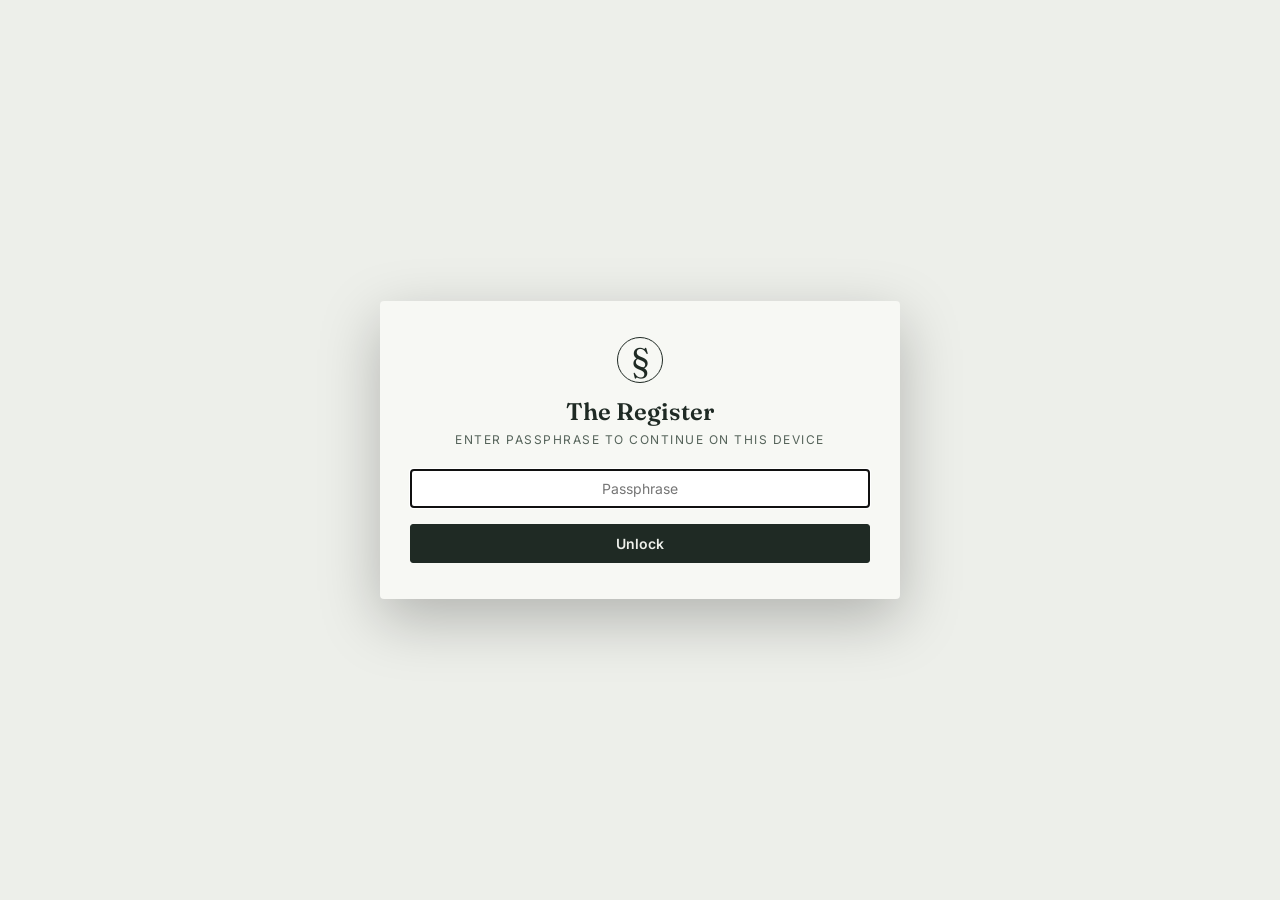
<file: index (2).html>
<!DOCTYPE html>
<html lang="en">
<head>
<meta charset="UTF-8">
<meta name="viewport" content="width=device-width, initial-scale=1.0">
<title>The Register — Client Management</title>
<link rel="preconnect" href="https://fonts.googleapis.com">
<link href="https://fonts.googleapis.com/css2?family=Fraunces:opsz,wght@9..144,400;9..144,500;9..144,600&family=Inter:wght@400;500;600;700&family=IBM+Plex+Mono:wght@400;500&display=swap" rel="stylesheet">
<style>
:root{
  --paper: #EDEFEA;
  --paper-raised: #F7F8F4;
  --ink: #1F2A24;
  --ink-soft: #55635A;
  --line: #C9CFC6;
  --line-strong: #9CA69A;
  --gst: #A6742C;
  --itr: #1F6F63;
  --loan: #6B4C6E;
  --misc: #3E5C76;
  --danger: #9C3B3B;
  font-size: 16px;
}
*{ box-sizing: border-box; }
body{
  margin:0;
  background: var(--paper);
  color: var(--ink);
  font-family: 'Inter', sans-serif;
  -webkit-font-smoothing: antialiased;
}
h1,h2{ font-family: 'Fraunces', serif; font-weight: 600; margin:0; }
.mono{ font-family: 'IBM Plex Mono', monospace; }

/* ---- Topbar ---- */
.topbar{
  display:flex; align-items:center; justify-content:space-between;
  padding: 20px 28px;
  border-bottom: 1px solid var(--line);
  background: var(--paper-raised);
  position: sticky; top:0; z-index: 10;
}
.brand{ display:flex; align-items:center; gap:14px; }
.brand-mark{
  font-family:'Fraunces',serif; font-size:34px; color: var(--ink);
  border: 1.5px solid var(--ink); border-radius:50%;
  width:46px; height:46px; display:flex; align-items:center; justify-content:center;
  flex-shrink:0;
}
.brand h1{ font-size: 22px; letter-spacing: 0.2px; }
.brand-sub{ margin:2px 0 0; font-size:12px; text-transform:uppercase; letter-spacing:1.5px; color: var(--ink-soft); }

.btn{
  font-family:'Inter',sans-serif; font-size:14px; font-weight:600;
  padding:10px 18px; border-radius:3px; border:1px solid var(--ink); cursor:pointer;
  transition: all .15s ease;
}
.btn-primary{ background: var(--ink); color: var(--paper); }
.btn-primary:hover{ background:#3a4a3f; }
.btn-ghost{ background:transparent; color: var(--ink); }
.btn-ghost:hover{ background: var(--line); }
.btn-danger{ border-color: var(--danger); color: var(--danger); background: transparent; }
.btn-danger:hover{ background: var(--danger); color:#fff; }
.btn-small{ padding:6px 12px; font-size:13px; }

/* ---- Controls ---- */
main{ max-width: 980px; margin: 0 auto; padding: 28px; }
.controls{ display:flex; flex-wrap:wrap; gap:14px; align-items:center; margin-bottom: 22px; }
.search-wrap{ display:flex; flex:1; min-width:240px; gap:8px; }
.search-input{
  flex:1; min-width:180px; padding:11px 14px; border:1px solid var(--line-strong);
  border-radius:3px; background: var(--paper-raised); font-family:'Inter'; font-size:14px; color: var(--ink);
}
.search-input:focus{ outline:2px solid var(--ink); outline-offset:1px; }
.btn-search{ flex-shrink:0; }
.chips{ display:flex; gap:8px; flex-wrap:wrap; }
.chip{
  font-family:'IBM Plex Mono', monospace; font-size:12.5px; letter-spacing:0.4px;
  padding:8px 14px; border-radius:20px; border:1px solid var(--line-strong);
  background: transparent; color: var(--ink-soft); cursor:pointer;
}
.chip.active{ background: var(--ink); color: var(--paper); border-color: var(--ink); }

/* ---- Ledger list ---- */
.ledger{ width:100%; }
.ledger-row{
  display:grid; grid-template-columns: 90px 1fr 130px 140px;
  align-items:center; padding: 14px 10px; border-bottom: 1px solid var(--line);
  gap: 10px;
}
.ledger-headrow{
  font-family:'IBM Plex Mono', monospace; font-size:11px; text-transform:uppercase;
  letter-spacing:1px; color: var(--ink-soft); border-bottom: 1.5px solid var(--ink);
}
.client-row{ cursor:pointer; transition: background .1s ease; }
.client-row:hover{ background: var(--paper-raised); }
.col-no{ font-family:'IBM Plex Mono',monospace; font-size:13px; color: var(--ink-soft); }
.col-name{ font-family:'Fraunces',serif; font-size:16px; }
.col-mobile{ font-family:'IBM Plex Mono',monospace; font-size:13px; }
.badge{
  display:inline-block; font-family:'IBM Plex Mono',monospace; font-size:11px; font-weight:500;
  padding:3px 9px; border-radius:2px; color:#fff; letter-spacing:0.4px; width: fit-content;
}
.empty-state{ text-align:center; color: var(--ink-soft); padding: 50px 0; font-size:14px; }

.pending-row{ opacity: 0.6; font-style: italic; }
.pending-tag{
  display:inline-block; font-family:'IBM Plex Mono',monospace; font-size:10px; font-style: normal;
  color:#8a6a1f; background:#F3E4BE; padding:2px 7px; border-radius:10px; margin-left:6px; letter-spacing:0.3px;
}

/* ---- Overlay / Modal ---- */
.overlay{
  position:fixed; inset:0; background: rgba(31,42,36,0.45);
  display:flex; align-items:center; justify-content:center; z-index:100; padding:20px;
}
.overlay[hidden]{ display:none !important; }
.gate-overlay{ z-index: 9999; background: var(--paper); }
.gate-card{ max-width: 360px; box-shadow: none; }
.gate-error{ color: var(--danger); font-size:13px; margin-top:10px; }

/* ---- Topbar right / sync badge ---- */
.topbar-right{ display:flex; align-items:center; gap:16px; }
.sync-badge{
  display:flex; align-items:center; gap:7px; font-family:'IBM Plex Mono',monospace;
  font-size:11.5px; color: var(--ink-soft); white-space:nowrap;
}
.dot{ width:8px; height:8px; border-radius:50%; flex-shrink:0; }
.dot-yellow{ background:#C99A2E; }
.dot-green{ background:#2E7D4F; }
.dot-red{ background:#9C3B3B; }
.dot.pulse{ animation: pulse 1.1s ease-in-out infinite; }
@keyframes pulse{ 0%,100%{ opacity:1; } 50%{ opacity:0.35; } }

/* ---- Spinner ---- */
.spinner-wrap{ display:flex; justify-content:center; align-items:center; padding: 46px 0; }
.spinner{
  width:26px; height:26px; border-radius:50%;
  border: 3px solid var(--line); border-top-color: var(--ink);
  animation: spin .7s linear infinite;
}
@keyframes spin{ to{ transform: rotate(360deg); } }
.modal{
  background: var(--paper-raised); width:100%; max-width:520px; max-height:88vh;
  overflow-y:auto; border-radius:4px; box-shadow: 0 20px 60px rgba(0,0,0,0.25);
}
.modal-wide{ max-width: 720px; }
.modal-head{
  display:flex; align-items:flex-start; justify-content:space-between;
  padding: 22px 26px 14px; border-bottom:1px solid var(--line); position:relative;
}
.modal-head h2{ font-size:20px; }
.icon-btn{
  background:none; border:none; font-size:26px; line-height:1; cursor:pointer; color: var(--ink-soft);
}
.modal-body{ padding: 20px 26px; }
.modal-foot{
  display:flex; justify-content:flex-end; gap:10px; padding: 16px 26px; border-top:1px solid var(--line);
}

.field-label{ display:block; font-size:12px; text-transform:uppercase; letter-spacing:0.6px; color: var(--ink-soft); margin: 14px 0 6px; }
.field-input, textarea, select{
  width:100%; padding:10px 12px; border:1px solid var(--line-strong); border-radius:3px;
  font-family:'Inter'; font-size:14px; background:#fff; color: var(--ink);
}
textarea{ resize: vertical; min-height:60px; }
.field-grid{ display:grid; grid-template-columns: 1fr 1fr; gap: 0 16px; }
.field-grid .full{ grid-column: 1 / -1; }

/* ---- Client detail ---- */
.stamp{
  display:inline-block; font-family:'IBM Plex Mono',monospace; font-size:11px; font-weight:600;
  padding:4px 10px; border-radius:2px; color:#fff; transform: rotate(-3deg); margin-bottom:8px;
}
.detail-folio{ margin:2px 0 0; font-family:'IBM Plex Mono',monospace; font-size:12px; color: var(--ink-soft); }

.detail-section{ margin-bottom: 22px; }
.detail-section h3{
  font-family:'Fraunces',serif; font-size:15px; font-weight:600; margin: 0 0 10px;
  padding-bottom:6px; border-bottom: 1px solid var(--line);
}
.detail-grid{ display:grid; grid-template-columns: 1fr 1fr; gap: 10px 20px; }
.detail-item dt{ font-size:11px; text-transform:uppercase; letter-spacing:0.5px; color: var(--ink-soft); }
.detail-item dd{ margin: 2px 0 0; font-size:14.5px; }
.detail-item{ margin:0; }

table.ledger-table{ width:100%; border-collapse: collapse; font-size:13.5px; }
table.ledger-table th{
  text-align:left; font-family:'IBM Plex Mono',monospace; font-size:11px; text-transform:uppercase;
  letter-spacing:0.5px; color: var(--ink-soft); border-bottom: 1.5px solid var(--ink); padding:6px 8px;
}
table.ledger-table td{ padding:8px; border-bottom: 1px solid var(--line); vertical-align:top; }
table.ledger-table a{ color: var(--ink); }
.table-scroll{ overflow-x:auto; -webkit-overflow-scrolling:touch; }
.table-scroll table{ min-width: 560px; }

.file-chip{
  display:inline-flex; align-items:center; gap:6px; font-size:12.5px; padding:5px 10px;
  border:1px solid var(--line-strong); border-radius:14px; margin:3px 6px 3px 0; text-decoration:none; color: var(--ink);
}
.file-chip:hover{ background: var(--line); }

.top-actions{ display:flex; gap:10px; margin-bottom: 18px; flex-wrap:wrap; }

.inline-form{ border: 1px dashed var(--line-strong); border-radius:4px; padding:14px; margin-top:10px; }
.inline-form .field-grid{ margin-bottom: 10px; }

.toast{
  position:fixed; bottom:24px; left:50%; transform:translateX(-50%);
  background: var(--ink); color: var(--paper); padding:12px 22px; border-radius:4px;
  font-size:13.5px; z-index:200; box-shadow:0 8px 24px rgba(0,0,0,0.3); max-width: 90vw; text-align:center;
}

@media (max-width: 640px){
  .topbar{ padding:14px 16px; gap:10px; }
  .brand-sub{ display:none; }
  .brand h1{ font-size:19px; }
  .brand-mark{ width:38px; height:38px; font-size:28px; }
  .topbar-right{ gap:10px; }
  .sync-badge span:last-child{ max-width:110px; overflow:hidden; text-overflow:ellipsis; white-space:nowrap; }
  main{ padding: 18px 14px; }
  .controls{ flex-direction:column; align-items:stretch; }
  .search-wrap{ width:100%; }
  .chips{ width:100%; overflow-x:auto; flex-wrap:nowrap; padding-bottom:2px; }
  .ledger-row{ grid-template-columns: 54px 1fr 78px; padding:12px 6px; }
  .col-mobile{ display:none; }
  .col-name{ font-size:14.5px; }
  .badge{ font-size:10px; padding:2px 7px; }
  .modal{ max-height:92vh; }
  .modal-head{ padding:16px 18px 12px; }
  .modal-body{ padding:16px 18px; }
  .modal-foot{ padding:14px 18px; }
  .field-grid{ grid-template-columns: 1fr; }
  .detail-grid{ grid-template-columns: 1fr; }
  .gate-card{ max-width: 92vw; }
}

</style>
</head>
<body>

<div class="overlay gate-overlay" id="gateOverlay">
  <div class="modal gate-card">
    <div class="modal-body" style="text-align:center;padding:36px 30px;">
      <span class="brand-mark" style="margin:0 auto 14px;">§</span>
      <h2 style="margin-bottom:6px;">The Register</h2>
      <p class="brand-sub" style="margin-bottom:22px;">Enter passphrase to continue on this device</p>
      <input type="password" id="gateInput" class="field-input" placeholder="Passphrase" style="text-align:center;">
      <p id="gateError" class="gate-error" hidden>Incorrect passphrase. Try again.</p>
      <button class="btn btn-primary" id="gateSubmit" style="margin-top:16px;width:100%;">Unlock</button>
    </div>
  </div>
</div>

<header class="topbar">
  <div class="brand">
    <span class="brand-mark">§</span>
    <div>
      <h1>The Register</h1>
      <p class="brand-sub">Client Management</p>
    </div>
  </div>
  <div class="topbar-right">
    <div class="sync-badge" id="syncBadge">
      <span class="dot dot-yellow pulse" id="syncDot"></span>
      <span id="syncText">Syncing…</span>
    </div>
    <button class="btn btn-primary" id="addClientBtn">+ New Client</button>
  </div>
</header>

<main>
  <div class="controls">
    <div class="search-wrap">
      <input type="text" id="searchInput" class="search-input" placeholder="Search by name, client no., mobile, GSTIN, PAN, email…">
      <button class="btn btn-primary btn-search" id="searchBtn" aria-label="Search">Search</button>
    </div>
    <div class="chips" id="categoryChips">
      <button class="chip active" data-cat="ALL">All</button>
      <button class="chip" data-cat="GST">GST</button>
      <button class="chip" data-cat="ITR">ITR</button>
      <button class="chip" data-cat="LOAN">Loan / CMA</button>
      <button class="chip" data-cat="MISC">Misc.</button>
    </div>
  </div>

  <div class="ledger" id="ledgerHead">
    <div class="ledger-row ledger-headrow">
      <span class="col-no">Folio</span>
      <span class="col-name">Name</span>
      <span class="col-cat">Category</span>
      <span class="col-mobile">Mobile</span>
    </div>
  </div>
  <div class="ledger" id="clientList"></div>
  <p class="empty-state" id="emptyState" hidden>No clients match your search. Try a different name or clear the filter.</p>
</main>

<!-- ADD / EDIT CLIENT MODAL -->
<div class="overlay" id="addOverlay" hidden>
  <div class="modal">
    <div class="modal-head">
      <h2>New Client</h2>
      <button class="icon-btn" id="closeAddModal">&times;</button>
    </div>
    <div class="modal-body">
      <label class="field-label">Category</label>
      <select id="newCategorySelect" class="field-input">
        <option value="GST">GST</option>
        <option value="ITR">ITR</option>
        <option value="LOAN">Loan / CMA</option>
        <option value="MISC">Misc.</option>
      </select>
      <div id="newClientFields" class="field-grid"></div>
    </div>
    <div class="modal-foot">
      <button class="btn btn-ghost" id="cancelAddBtn">Cancel</button>
      <button class="btn btn-primary" id="saveNewClientBtn">Save Client</button>
    </div>
  </div>
</div>

<!-- CLIENT DETAIL MODAL -->
<div class="overlay" id="detailOverlay" hidden>
  <div class="modal modal-wide">
    <div class="modal-head">
      <div>
        <span class="stamp" id="detailStamp">GST</span>
        <h2 id="detailName">Client Name</h2>
        <p class="detail-folio" id="detailFolio">No. 000</p>
      </div>
      <button class="icon-btn" id="closeDetailModal">&times;</button>
    </div>
    <div class="modal-body" id="detailBody">
      <!-- populated by app.js -->
    </div>
  </div>
</div>

<div class="toast" id="toast" hidden></div>

<script>
// ====== CONFIG ======
const WEBAPP_URL = 'https://script.google.com/macros/s/AKfycbxRIaW9MfkYPG2aRghtHPaERHVi68ciGBu0YhYtq0pR581flV8NpAcSADI3J6Pv7G05Zg/exec';
const DEVICE_PASSPHRASE = 'trusttheprocess';
const GATE_KEY = 'cms_device_verified';
const CACHE_KEY = 'cms_clients_cache';

const CATEGORY_META = {
  GST:  { label: 'GST',       color: '#A6742C' },
  ITR:  { label: 'ITR',       color: '#1F6F63' },
  LOAN: { label: 'Loan/CMA',  color: '#6B4C6E' },
  MISC: { label: 'Misc.',     color: '#3E5C76' }
};

const FIELDS = {
  GST: [
    { key: 'TradeName', label: 'Trade Name', type: 'text', required: true, full: true },
    { key: 'GSTIN', label: 'GSTIN No.', type: 'text' },
    { key: 'MobileNo', label: 'Mobile No.', type: 'tel' },
    { key: 'EmailId', label: 'Email ID', type: 'email' },
    { key: 'UserId', label: 'User ID', type: 'text' },
    { key: 'GSTPassword', label: 'GSTIN Password', type: 'text' },
    { key: 'FeesCharged', label: 'Fees Charged', type: 'text' },
    { key: 'FilingFrequency', label: 'Filing Frequency', type: 'select', options: ['Monthly', 'Quarterly'] },
    { key: 'OtherDetails', label: 'Other Details (optional)', type: 'textarea', full: true }
  ],
  ITR: [
    { key: 'Name', label: 'Name', type: 'text', required: true, full: true },
    { key: 'BirthDate', label: 'Birth Date', type: 'date' },
    { key: 'PhoneNo', label: 'Phone No.', type: 'tel' },
    { key: 'Address', label: 'Address', type: 'textarea', full: true },
    { key: 'EmailId', label: 'Email ID', type: 'email' },
    { key: 'AadharNo', label: 'Aadhar No.', type: 'text' },
    { key: 'PanNo', label: 'PAN Card No.', type: 'text' },
    { key: 'ITRPassword', label: 'ITR Password', type: 'text' },
    { key: 'AISTISPassword', label: 'AIS / TIS Password', type: 'text' },
    { key: 'OtherDetails', label: 'Other Details (optional)', type: 'textarea', full: true }
  ],
  LOAN: [
    { key: 'Name', label: 'Client Name', type: 'text', required: true, full: true },
    { key: 'MobileNo', label: 'Mobile No.', type: 'tel' },
    { key: 'LoanAmount', label: 'Loan Amount', type: 'text' },
    { key: 'Address', label: 'Address', type: 'textarea', full: true },
    { key: 'FeesCharged', label: 'Fees Charged', type: 'text' },
    { key: 'Details', label: 'Details', type: 'textarea', full: true }
  ],
  MISC: [
    { key: 'Name', label: 'Client Name', type: 'text', required: true, full: true },
    { key: 'MobileNo', label: 'Mobile No.', type: 'tel' },
    { key: 'FeesCharged', label: 'Fees Charged', type: 'text' },
    { key: 'Address', label: 'Address', type: 'textarea', full: true },
    { key: 'OtherDetails', label: 'Other Details (optional)', type: 'textarea', full: true }
  ]
};

const ENTRY_FIELDS = {
  GST: [
    { key: 'Month', label: 'Month', type: 'month' },
    { key: 'TaxableValue', label: 'Taxable Value of Sales', type: 'text' },
    { key: 'DocumentsIssued', label: 'Documents Issued', type: 'text' },
    { key: 'HSN', label: 'HSN No.', type: 'text' },
    { key: 'OtherDetails', label: 'Other Details', type: 'text' }
  ],
  ITR: [
    { key: 'Year', label: 'Year', type: 'text' },
    { key: 'ReturnFiledOn', label: 'Return Filed On', type: 'date' },
    { key: 'IncomeDeclared', label: 'Income Declared', type: 'text' },
    { key: 'TaxPaid', label: 'Tax Paid', type: 'text' },
    { key: 'FeesCharged', label: 'Fees Charged', type: 'text' }
  ]
};

const ENTRY_TABLE_COLUMNS = {
  GST: ['Month', 'TaxableValue', 'DocumentsIssued', 'HSN', 'OtherDetails', 'DocLinks'],
  ITR: ['Year', 'ReturnFiledOn', 'IncomeDeclared', 'TaxPaid', 'FeesCharged', 'DocLinks']
};

// ====== STATE ======
let allClients = [];
let activeCategory = 'ALL';
let searchTerm = '';
let currentDetail = null; // { category, clientNo }
let editMode = false;
let lastListSyncState = { state: 'synced', ts: null };
let queueTimer = null;
const QUEUE_KEY = 'cms_pending_queue';

// ====== INIT ======
document.addEventListener('DOMContentLoaded', () => {
  document.getElementById('addClientBtn').addEventListener('click', openAddModal);
  document.getElementById('closeAddModal').addEventListener('click', closeAddModal);
  document.getElementById('cancelAddBtn').addEventListener('click', closeAddModal);
  document.getElementById('saveNewClientBtn').addEventListener('click', submitNewClient);
  document.getElementById('newCategorySelect').addEventListener('change', (e) => buildAddFormFields(e.target.value));
  document.getElementById('closeDetailModal').addEventListener('click', closeDetailModal);
  document.getElementById('searchInput').addEventListener('input', (e) => { searchTerm = e.target.value.toLowerCase().trim(); renderList(); });
  document.getElementById('searchInput').addEventListener('keydown', (e) => { if (e.key === 'Enter') { e.preventDefault(); applySearch(); } });
  document.getElementById('searchBtn').addEventListener('click', applySearch);

  buildCategoryChips();

  setupGate();
});

function setupGate() {
  const gate = document.getElementById('gateOverlay');
  const input = document.getElementById('gateInput');
  const error = document.getElementById('gateError');
  const submit = document.getElementById('gateSubmit');

  if (localStorage.getItem(GATE_KEY) === '1') {
    gate.hidden = true;
    initApp();
    return;
  }

  const tryUnlock = () => {
    if (input.value === DEVICE_PASSPHRASE) {
      localStorage.setItem(GATE_KEY, '1');
      gate.hidden = true;
      initApp();
    } else {
      error.hidden = false;
      input.value = '';
      input.focus();
    }
  };
  submit.addEventListener('click', tryUnlock);
  input.addEventListener('keydown', (e) => { if (e.key === 'Enter') tryUnlock(); });
  setTimeout(() => input.focus(), 100);
}

function initApp() {
  buildAddFormFields('GST');
  loadClients();
  startBackgroundSync();
}

function startBackgroundSync() {
  syncQueue();
  window.addEventListener('online', () => { loadClients(); syncQueue(); });
  document.addEventListener('visibilitychange', () => { if (!document.hidden) { loadClients(); syncQueue(); } });
  setInterval(() => { loadClients(); syncQueue(); }, 60000);
}

function buildCategoryChips() {
  const wrap = document.getElementById('categoryChips');
  wrap.innerHTML = '';
  const cats = [['ALL', 'All'], ['GST', 'GST'], ['ITR', 'ITR'], ['LOAN', 'Loan / CMA'], ['MISC', 'Misc.']];
  cats.forEach(([val, label]) => {
    const btn = document.createElement('button');
    btn.className = 'chip' + (val === 'ALL' ? ' active' : '');
    btn.dataset.cat = val;
    btn.textContent = label;
    btn.addEventListener('click', () => {
      document.querySelectorAll('.chip').forEach(c => c.classList.remove('active'));
      btn.classList.add('active');
      activeCategory = val;
      renderList();
    });
    wrap.appendChild(btn);
  });
}

function applySearch() {
  searchTerm = document.getElementById('searchInput').value.toLowerCase().trim();
  renderList();
}

// ====== PENDING SYNC QUEUE (protects against data loss when offline) ======
function getQueue() {
  try { return JSON.parse(localStorage.getItem(QUEUE_KEY) || '[]'); } catch (e) { return []; }
}
function setQueue(q) {
  try { localStorage.setItem(QUEUE_KEY, JSON.stringify(q)); return true; } catch (e) { return false; }
}
function queueAction(action, payload) {
  const q = getQueue();
  q.push({ id: 'q' + Date.now() + Math.random().toString(36).slice(2), action, payload, ts: Date.now() });
  const stored = setQueue(q);
  updateSyncBadge();
  return stored;
}

async function syncQueue() {
  const queue = getQueue();
  if (!queue.length) { updateSyncBadge(); return; }
  updateSyncBadge();
  const item = queue[0];
  try {
    const res = await apiPost(item.action, item.payload);
    const remaining = getQueue().filter(q => q.id !== item.id);
    if (res && res.ok) {
      setQueue(remaining);
      showToast('A saved change has synced.');
      await loadClients();
      if (currentDetail) await refreshDetail(true);
    } else {
      // Server rejected it outright (bad data / not found) — drop it so it doesn't block
      // the queue forever, and tell the user so they can fix it manually.
      setQueue(remaining);
      showToast('A queued change could not be saved (' + ((res && res.error) || 'unknown error') + '). Please redo it.', true);
    }
    updateSyncBadge();
    if (remaining.length) syncQueue();
  } catch (err) {
    // still offline — leave it queued, will retry automatically
    updateSyncBadge();
  }
}

// Attempts to save immediately; if the network is unavailable, queues the
// change locally (so nothing typed is lost) and syncs it automatically later.
async function submitWithFallback(action, payload, opts) {
  opts = opts || {};
  try {
    const res = await apiPost(action, payload);
    if (res && res.ok) {
      if (opts.onSuccess) opts.onSuccess(res);
      return { ok: true, res };
    } else {
      showToast((res && res.error) || 'Save failed.', true);
      return { ok: false, res };
    }
  } catch (err) {
    queueAction(action, payload);
    if (opts.onQueued) opts.onQueued();
    showToast(opts.queuedMessage || 'No connection — saved on this device. Will sync automatically.');
    setTimeout(syncQueue, 3000);
    return { ok: true, queued: true };
  }
}

function updateSyncBadge() {
  const queue = getQueue();
  if (queue.length > 0) {
    const dot = document.getElementById('syncDot');
    const text = document.getElementById('syncText');
    dot.className = 'dot dot-yellow pulse';
    text.textContent = queue.length + ' change' + (queue.length > 1 ? 's' : '') + ' waiting to sync…';
  } else {
    setSyncStatus(lastListSyncState.state, lastListSyncState.ts);
  }
}
async function apiGet(params) {
  const url = new URL(WEBAPP_URL);
  Object.keys(params).forEach(k => url.searchParams.set(k, params[k]));
  const res = await fetch(url.toString());
  return res.json();
}
async function apiPost(action, payload) {
  const res = await fetch(WEBAPP_URL, {
    method: 'POST',
    body: JSON.stringify({ action, payload })
  });
  return res.json();
}
function showToast(msg, isError) {
  const t = document.getElementById('toast');
  t.textContent = msg;
  t.style.background = isError ? '#9C3B3B' : '#1F2A24';
  t.hidden = false;
  setTimeout(() => { t.hidden = true; }, 3200);
}
function filesToPayload(fileInput) {
  const files = Array.from(fileInput.files || []);
  return Promise.all(files.map(f => new Promise((resolve, reject) => {
    const reader = new FileReader();
    reader.onload = () => resolve({ name: f.name, mime: f.type, data: reader.result.split(',')[1] });
    reader.onerror = reject;
    reader.readAsDataURL(f);
  })));
}

// ====== LOCAL CACHE ======
function cacheClients(list) {
  try { localStorage.setItem(CACHE_KEY, JSON.stringify({ data: list, ts: Date.now() })); } catch (e) { /* storage full/unavailable — ignore */ }
}
function getCachedClients() {
  try {
    const raw = localStorage.getItem(CACHE_KEY);
    return raw ? JSON.parse(raw) : null;
  } catch (e) { return null; }
}
function formatTime(ts) {
  if (!ts) return '';
  return new Date(ts).toLocaleTimeString([], { hour: '2-digit', minute: '2-digit' });
}
function setSyncStatus(state, ts) {
  lastListSyncState = { state, ts };
  if (getQueue().length > 0) return; // pending queue badge takes priority
  const dot = document.getElementById('syncDot');
  const text = document.getElementById('syncText');
  if (state === 'syncing') { dot.className = 'dot dot-yellow pulse'; text.textContent = 'Syncing…'; }
  else if (state === 'synced') { dot.className = 'dot dot-green'; text.textContent = 'Synced ' + formatTime(ts); }
  else if (state === 'stale') { dot.className = 'dot dot-yellow'; text.textContent = 'Offline — showing saved data' + (ts ? ' (' + formatTime(ts) + ')' : ''); }
  else { dot.className = 'dot dot-red'; text.textContent = 'Could not sync'; }
}

// ====== LIST ======
async function loadClients() {
  const cached = getCachedClients();
  if (cached && cached.data && cached.data.length) {
    allClients = cached.data;
    renderList();
  } else {
    document.getElementById('emptyState').hidden = true;
    document.getElementById('clientList').innerHTML = '<div class="spinner-wrap"><div class="spinner"></div></div>';
  }
  setSyncStatus('syncing');
  try {
    const data = await apiGet({ action: 'listClients' });
    if (!data.ok) {
      setSyncStatus(cached ? 'stale' : 'error', cached ? cached.ts : null);
      if (!cached) showToast(data.error || 'Failed to load clients', true);
      return;
    }
    allClients = data.clients;
    cacheClients(allClients);
    renderList();
    setSyncStatus('synced', Date.now());
  } catch (err) {
    setSyncStatus(cached ? 'stale' : 'error', cached ? cached.ts : null);
    if (!cached) showToast('Could not reach the server. Check your connection.', true);
  }
}

function renderList() {
  const container = document.getElementById('clientList');
  const empty = document.getElementById('emptyState');
  let list = allClients;
  if (activeCategory !== 'ALL') list = list.filter(c => c.category === activeCategory);
  if (searchTerm) {
    const words = searchTerm.split(/\s+/).filter(Boolean);
    list = list.filter(c => {
      const haystack = ((c.name || '') + ' ' + (c.clientNo || '') + ' ' + (c.mobile || '') + ' ' + (c.search || '')).toLowerCase();
      return words.every(w => haystack.includes(w));
    });
  }
  container.innerHTML = '';
  if (list.length === 0) { empty.hidden = false; return; }
  empty.hidden = true;

  list.forEach(c => {
    const meta = CATEGORY_META[c.category] || { label: c.category, color: '#555' };
    const row = document.createElement('div');
    row.className = 'ledger-row client-row' + (c.pending ? ' pending-row' : '');
    row.innerHTML = `
      <span class="col-no mono">${c.pending ? '…' : c.clientNo}</span>
      <span class="col-name">${escapeHtml(c.name || '(unnamed)')}${c.pending ? ' <span class="pending-tag">syncing…</span>' : ''}</span>
      <span class="col-cat"><span class="badge" style="background:${meta.color}">${meta.label}</span></span>
      <span class="col-mobile">${escapeHtml(c.mobile || '')}</span>
    `;
    row.addEventListener('click', () => {
      if (c.pending) { showToast('This client is still syncing — try again in a moment.'); return; }
      openDetailModal(c.category, c.clientNo);
    });
    container.appendChild(row);
  });
}

function monthValueToLabel(value) {
  if (!value) return '';
  const parts = value.split('-');
  if (parts.length !== 2) return value;
  const names = ['January','February','March','April','May','June','July','August','September','October','November','December'];
  const idx = parseInt(parts[1], 10) - 1;
  return (names[idx] || parts[1]) + ' ' + parts[0];
}
function formatCellValue(fieldDef, value) {
  if (!value) return '—';
  if (fieldDef && fieldDef.type === 'date') {
    const d = new Date(value);
    if (!isNaN(d)) return d.toLocaleDateString('en-GB', { day: '2-digit', month: 'short', year: 'numeric' });
  }
  return escapeHtml(value);
}
function escapeHtml(str) {
  return String(str).replace(/[&<>"']/g, s => ({ '&': '&amp;', '<': '&lt;', '>': '&gt;', '"': '&quot;', "'": '&#39;' }[s]));
}

// ====== ADD CLIENT MODAL ======
function openAddModal() {
  document.getElementById('newCategorySelect').value = 'GST';
  buildAddFormFields('GST');
  document.getElementById('addOverlay').hidden = false;
}
function closeAddModal() { document.getElementById('addOverlay').hidden = true; }

function buildAddFormFields(category) {
  const wrap = document.getElementById('newClientFields');
  wrap.innerHTML = '';
  FIELDS[category].forEach(f => {
    const labelEl = document.createElement('label');
    labelEl.className = 'field-label' + (f.full ? ' full' : '');
    labelEl.textContent = f.label;
    labelEl.style.gridColumn = f.full ? '1 / -1' : 'auto';

    let inputEl;
    if (f.type === 'textarea') { inputEl = document.createElement('textarea'); }
    else if (f.type === 'select') {
      inputEl = document.createElement('select');
      f.options.forEach(o => {
        const opt = document.createElement('option'); opt.value = o; opt.textContent = o;
        inputEl.appendChild(opt);
      });
    } else {
      inputEl = document.createElement('input'); inputEl.type = f.type;
    }
    inputEl.className = 'field-input' + (f.full ? ' full' : '');
    inputEl.id = 'new_' + f.key;
    inputEl.dataset.key = f.key;
    if (f.full) { labelEl.style.gridColumn = '1 / -1'; inputEl.style.gridColumn = '1 / -1'; }

    wrap.appendChild(labelEl);
    wrap.appendChild(inputEl);
  });
}

async function submitNewClient() {
  const category = document.getElementById('newCategorySelect').value;
  const fields = {};
  FIELDS[category].forEach(f => {
    fields[f.key] = document.getElementById('new_' + f.key).value.trim();
  });
  const nameField = FIELDS[category][0].key;
  if (!fields[nameField]) { showToast('Please enter a name before saving.', true); return; }

  const btn = document.getElementById('saveNewClientBtn');
  btn.disabled = true; btn.textContent = 'Saving…';
  await submitWithFallback('addClient', { category, fields }, {
    onSuccess: () => { showToast('Client added.'); closeAddModal(); loadClients(); },
    onQueued: () => {
      const tempNo = category + '-PENDING-' + Date.now().toString(36).toUpperCase();
      allClients.push({
        clientNo: tempNo, category, name: fields[nameField], mobile: fields.MobileNo || '',
        search: Object.values(fields).join(' ').toLowerCase(), pending: true
      });
      cacheClients(allClients);
      renderList();
      closeAddModal();
    },
    queuedMessage: 'No connection — client saved on this device, will sync automatically.'
  });
  btn.disabled = false; btn.textContent = 'Save Client';
}

// ====== DETAIL CACHE ======
function detailCacheKey(category, clientNo) { return 'cms_detail_' + category + '_' + clientNo; }
function cacheDetail(category, clientNo, data) {
  try { localStorage.setItem(detailCacheKey(category, clientNo), JSON.stringify({ data, ts: Date.now() })); } catch (e) { /* ignore */ }
}
function getCachedDetail(category, clientNo) {
  try {
    const raw = localStorage.getItem(detailCacheKey(category, clientNo));
    return raw ? JSON.parse(raw) : null;
  } catch (e) { return null; }
}

// ====== DETAIL MODAL ======
async function openDetailModal(category, clientNo) {
  currentDetail = { category, clientNo };
  editMode = false;
  document.getElementById('detailOverlay').hidden = false;

  const cached = getCachedDetail(category, clientNo);
  if (cached && cached.data) {
    applyDetailToUI(cached.data);
  } else {
    document.getElementById('detailName').textContent = 'Loading…';
    document.getElementById('detailFolio').textContent = '';
    document.getElementById('detailStamp').textContent = '';
    document.getElementById('detailStamp').style.background = '#9CA69A';
    document.getElementById('detailBody').innerHTML = '<div class="spinner-wrap"><div class="spinner"></div></div>';
  }
  await refreshDetail(!!cached);
}
function closeDetailModal() { document.getElementById('detailOverlay').hidden = true; currentDetail = null; }

async function refreshDetail(silent) {
  const { category, clientNo } = currentDetail;
  try {
    const data = await apiGet({ action: 'getClient', category, clientNo });
    // ignore if the popup moved to a different client (or closed) while this was in flight
    if (!currentDetail || currentDetail.category !== category || currentDetail.clientNo !== clientNo) return;
    if (editMode) return; // don't clobber an in-progress edit
    if (!data.ok) { if (!silent) showToast(data.error || 'Could not load client', true); return; }
    cacheDetail(category, clientNo, data);
    applyDetailToUI(data);
  } catch (err) {
    if (!silent) showToast('Could not reach the server.', true);
  }
}

function applyDetailToUI(data) {
  const { category } = currentDetail;
  const meta = CATEGORY_META[category];
  const nameField = FIELDS[category][0].key;
  document.getElementById('detailStamp').textContent = meta.label;
  document.getElementById('detailStamp').style.background = meta.color;
  document.getElementById('detailName').textContent = data.client[nameField] || '(unnamed)';
  document.getElementById('detailFolio').textContent = 'No. ' + data.client.ClientNo;
  renderDetailBody(data);
}

function renderDetailBody(data) {
  const { category } = currentDetail;
  const client = data.client;
  const body = document.getElementById('detailBody');
  body.innerHTML = '';

  // top actions
  const actions = document.createElement('div');
  actions.className = 'top-actions';
  const editBtn = document.createElement('button');
  editBtn.className = 'btn btn-ghost btn-small';
  editBtn.textContent = editMode ? 'Cancel Edit' : 'Edit Details';
  editBtn.addEventListener('click', () => { editMode = !editMode; renderDetailBody(data); });
  actions.appendChild(editBtn);

  if (editMode) {
    const saveBtn = document.createElement('button');
    saveBtn.className = 'btn btn-primary btn-small';
    saveBtn.textContent = 'Save Changes';
    saveBtn.addEventListener('click', () => saveEditedDetails(client));
    actions.appendChild(saveBtn);
  }
  if (client.DriveLink) {
    const driveBtn = document.createElement('a');
    driveBtn.className = 'btn btn-ghost btn-small';
    driveBtn.href = client.DriveLink; driveBtn.target = '_blank';
    driveBtn.textContent = 'Open Drive Folder ↗';
    actions.appendChild(driveBtn);
  }
  body.appendChild(actions);

  // details section
  const section = document.createElement('div');
  section.className = 'detail-section';
  const h3 = document.createElement('h3'); h3.textContent = 'Details';
  section.appendChild(h3);

  if (editMode) {
    const grid = document.createElement('div');
    grid.className = 'field-grid';
    FIELDS[category].forEach(f => {
      const label = document.createElement('label');
      label.className = 'field-label' + (f.full ? ' full' : '');
      label.textContent = f.label;
      let input;
      if (f.type === 'textarea') { input = document.createElement('textarea'); }
      else if (f.type === 'select') {
        input = document.createElement('select');
        f.options.forEach(o => { const opt = document.createElement('option'); opt.value = o; opt.textContent = o; input.appendChild(opt); });
      } else { input = document.createElement('input'); input.type = f.type; }
      input.className = 'field-input';
      input.id = 'edit_' + f.key;
      input.value = client[f.key] || '';
      if (f.full) { label.style.gridColumn = '1/-1'; input.style.gridColumn = '1/-1'; }
      grid.appendChild(label); grid.appendChild(input);
    });
    section.appendChild(grid);
  } else {
    const dl = document.createElement('dl');
    dl.className = 'detail-grid';
    FIELDS[category].forEach(f => {
      const item = document.createElement('div');
      item.className = 'detail-item' + (f.full ? '' : '');
      item.innerHTML = `<dt>${f.label}</dt><dd>${escapeHtml(client[f.key] || '—')}</dd>`;
      dl.appendChild(item);
    });
    section.appendChild(dl);
  }
  body.appendChild(section);

  // documents section
  body.appendChild(buildDocsSection(data));

  // entries table (GST/ITR only)
  if (ENTRY_FIELDS[category]) {
    body.appendChild(buildEntriesSection(data));
  }
}

function buildDocsSection(data) {
  const { category, clientNo } = currentDetail;
  const wrap = document.createElement('div');
  wrap.className = 'detail-section';
  wrap.innerHTML = '<h3>Client Documents</h3>';

  const filesWrap = document.createElement('div');
  if (data.documentFiles && data.documentFiles.length) {
    data.documentFiles.forEach(f => {
      const a = document.createElement('a');
      a.href = f.url; a.target = '_blank'; a.className = 'file-chip';
      a.textContent = '📄 ' + f.name;
      filesWrap.appendChild(a);
    });
  } else {
    filesWrap.innerHTML = '<p style="color:var(--ink-soft);font-size:13.5px;">No documents uploaded yet.</p>';
  }
  wrap.appendChild(filesWrap);

  const uploadRow = document.createElement('div');
  uploadRow.style.marginTop = '10px';
  uploadRow.innerHTML = `<input type="file" id="docsUploadInput" multiple style="font-size:13px;">`;
  const uploadBtn = document.createElement('button');
  uploadBtn.className = 'btn btn-ghost btn-small';
  uploadBtn.style.marginLeft = '10px';
  uploadBtn.textContent = 'Upload';
  uploadBtn.addEventListener('click', async () => {
    const input = document.getElementById('docsUploadInput');
    if (!input.files.length) { showToast('Choose files first.', true); return; }
    uploadBtn.disabled = true; uploadBtn.textContent = 'Uploading…';
    try {
      const files = await filesToPayload(input);
      const result = await submitWithFallback('uploadDocs', { category, clientNo, files, folderType: 'documents' }, {
        onSuccess: () => showToast('Documents uploaded.'),
        queuedMessage: 'No connection — files saved on this device, will upload automatically once online.'
      });
      if (!result.tooLarge) input.value = '';
      if (result.ok && !result.queued) await refreshDetail();
    } finally {
      uploadBtn.disabled = false; uploadBtn.textContent = 'Upload';
    }
  });
  uploadRow.appendChild(uploadBtn);
  wrap.appendChild(uploadRow);

  return wrap;
}

function buildEntriesSection(data) {
  const { category, clientNo } = currentDetail;
  const wrap = document.createElement('div');
  wrap.className = 'detail-section';
  const title = category === 'GST' ? 'Monthly Filing Record' : 'Yearly Return Record';
  wrap.innerHTML = `<h3>${title}</h3>`;

  const cols = ENTRY_TABLE_COLUMNS[category];
  const fieldMap = {};
  ENTRY_FIELDS[category].forEach(f => { fieldMap[f.key] = f; });
  const tableScroll = document.createElement('div');
  tableScroll.className = 'table-scroll';
  const table = document.createElement('table');
  table.className = 'ledger-table';
  const theadLabels = ENTRY_FIELDS[category].map(f => f.label).concat(['Documents']);
  table.innerHTML = `<thead><tr>${theadLabels.map(l => `<th>${l}</th>`).join('')}</tr></thead>`;
  const tbody = document.createElement('tbody');

  (data.entries || []).slice().reverse().forEach(entry => {
    const tr = document.createElement('tr');
    if (entry.pending) tr.className = 'pending-row';
    const cells = cols.map(c => {
      if (c === 'DocLinks') {
        if (entry.pending) return '<td><span class="pending-tag">syncing…</span></td>';
        if (!entry.DocLinks) return '<td>—</td>';
        const links = entry.DocLinks.split(',').map((u, i) => `<a href="${u.trim()}" target="_blank">File ${i + 1}</a>`).join(', ');
        return `<td>${links}</td>`;
      }
      return `<td>${formatCellValue(fieldMap[c], entry[c])}</td>`;
    }).join('');
    tr.innerHTML = cells;
    tbody.appendChild(tr);
  });
  table.appendChild(tbody);
  tableScroll.appendChild(table);
  wrap.appendChild(tableScroll);

  if (!data.entries || data.entries.length === 0) {
    const p = document.createElement('p');
    p.style.cssText = 'color:var(--ink-soft);font-size:13.5px;margin-top:8px;';
    p.textContent = 'No entries recorded yet.';
    wrap.appendChild(p);
  }

  const addBtn = document.createElement('button');
  addBtn.className = 'btn btn-ghost btn-small';
  addBtn.style.marginTop = '12px';
  addBtn.textContent = '+ Add Entry';
  const formHolder = document.createElement('div');

  addBtn.addEventListener('click', () => {
    if (formHolder.children.length) { formHolder.innerHTML = ''; return; }
    formHolder.appendChild(buildEntryForm(category, clientNo));
  });

  wrap.appendChild(addBtn);
  wrap.appendChild(formHolder);
  return wrap;
}

function buildEntryForm(category, clientNo) {
  const form = document.createElement('div');
  form.className = 'inline-form';
  const grid = document.createElement('div');
  grid.className = 'field-grid';

  ENTRY_FIELDS[category].forEach(f => {
    const label = document.createElement('label');
    label.className = 'field-label';
    label.textContent = f.label;
    const input = document.createElement('input');
    input.type = f.type; input.className = 'field-input';
    input.id = 'entry_' + f.key;
    grid.appendChild(label); grid.appendChild(input);
  });
  form.appendChild(grid);

  const fileLabel = document.createElement('label');
  fileLabel.className = 'field-label';
  fileLabel.textContent = category === 'GST' ? 'Upload this month\'s documents / return' : 'Upload this year\'s return';
  form.appendChild(fileLabel);
  const fileInput = document.createElement('input');
  fileInput.type = 'file'; fileInput.multiple = true; fileInput.id = 'entryFileInput';
  form.appendChild(fileInput);

  const saveBtn = document.createElement('button');
  saveBtn.className = 'btn btn-primary btn-small';
  saveBtn.style.marginTop = '14px';
  saveBtn.textContent = 'Save Entry';
  saveBtn.addEventListener('click', async () => {
    const entry = {};
    ENTRY_FIELDS[category].forEach(f => {
      let val = document.getElementById('entry_' + f.key).value.trim();
      if (f.type === 'month') val = monthValueToLabel(val);
      entry[f.key] = val;
    });
    saveBtn.disabled = true; saveBtn.textContent = 'Saving…';
    try {
      const files = await filesToPayload(fileInput);
      const result = await submitWithFallback('addEntry', { category, clientNo, entry, files }, {
        onSuccess: () => showToast('Entry added.'),
        onQueued: () => {
          const cached = getCachedDetail(category, clientNo);
          const data = (cached && cached.data) || { ok: true, category, client: {}, entries: [] };
          data.entries = data.entries || [];
          data.entries.push(Object.assign({}, entry, { EntryId: 'pending', DocLinks: '', pending: true }));
          cacheDetail(category, clientNo, data);
          if (currentDetail && currentDetail.category === category && currentDetail.clientNo === clientNo) applyDetailToUI(data);
        },
        queuedMessage: files.length
          ? 'No connection — entry saved on this device; documents will upload once you\'re back online.'
          : 'No connection — entry saved on this device, will sync automatically.'
      });
      if (result.ok && !result.queued) await refreshDetail();
    } finally {
      saveBtn.disabled = false; saveBtn.textContent = 'Save Entry';
    }
  });
  form.appendChild(saveBtn);
  return form;
}

async function saveEditedDetails(client) {
  const { category, clientNo } = currentDetail;
  const fields = {};
  FIELDS[category].forEach(f => { fields[f.key] = document.getElementById('edit_' + f.key).value.trim(); });

  editMode = false;
  const result = await submitWithFallback('updateClient', { category, clientNo, fields }, {
    onSuccess: () => showToast('Details updated.'),
    onQueued: () => {
      const cached = getCachedDetail(category, clientNo);
      const data = (cached && cached.data) || { ok: true, category, client: Object.assign({}, client) };
      data.client = Object.assign({}, data.client, fields);
      cacheDetail(category, clientNo, data);
      const nameField = FIELDS[category][0].key;
      allClients = allClients.map(c => (c.category === category && c.clientNo === clientNo)
        ? Object.assign({}, c, { name: data.client[nameField], mobile: data.client.MobileNo || c.mobile })
        : c);
      cacheClients(allClients);
      renderList();
      applyDetailToUI(data);
    },
    queuedMessage: 'No connection — changes saved on this device, will sync automatically.'
  });
  if (result.ok && !result.queued) {
    await refreshDetail();
    await loadClients();
  }
}

</script>
</body>
</html>
</file>
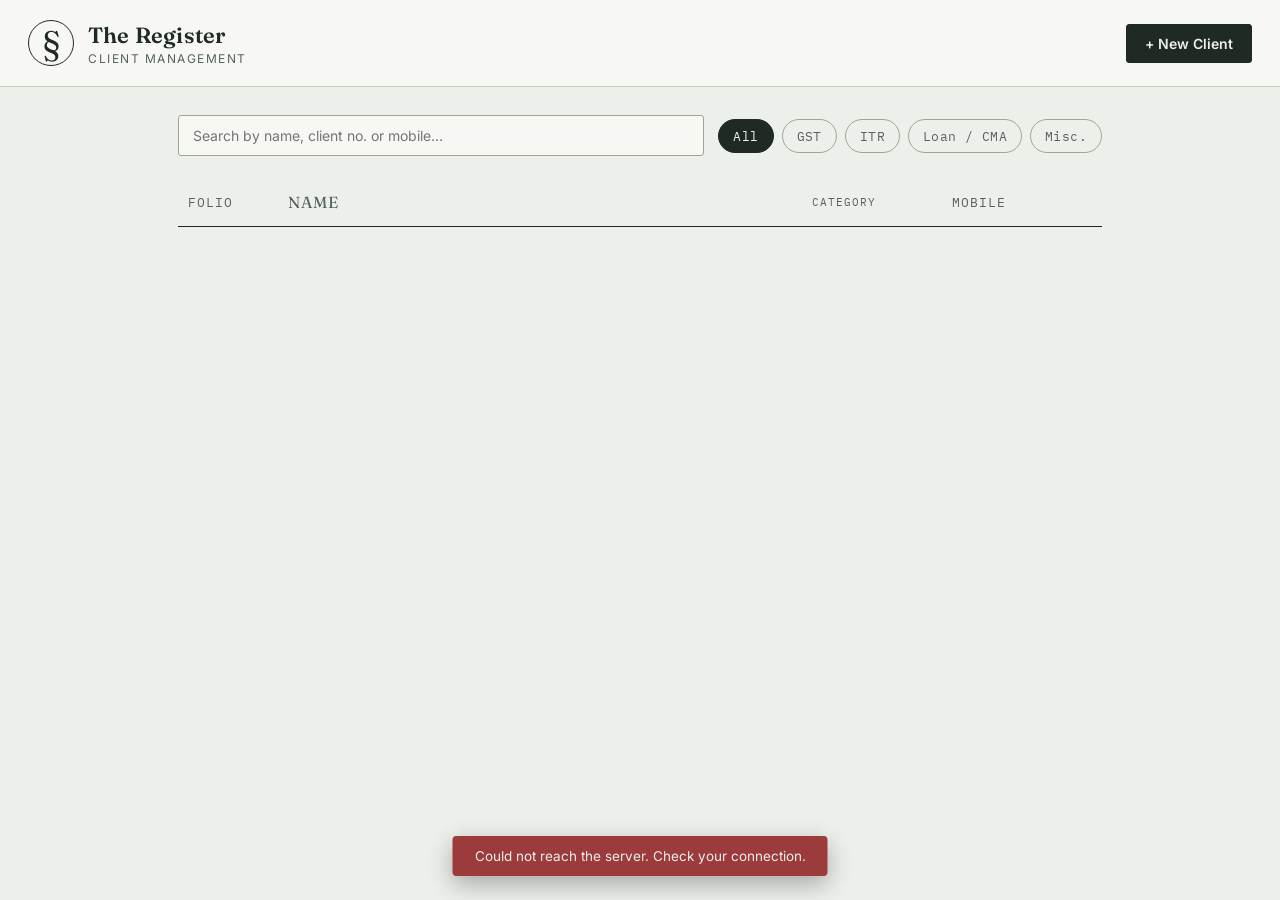
<file: index-3.html>
<!DOCTYPE html>
<html lang="en">
<head>
<meta charset="UTF-8">
<meta name="viewport" content="width=device-width, initial-scale=1.0">
<title>The Register — Client Management</title>
<link rel="preconnect" href="https://fonts.googleapis.com">
<link href="https://fonts.googleapis.com/css2?family=Fraunces:opsz,wght@9..144,400;9..144,500;9..144,600&family=Inter:wght@400;500;600;700&family=IBM+Plex+Mono:wght@400;500&display=swap" rel="stylesheet">
<style>
:root{
  --paper: #EDEFEA;
  --paper-raised: #F7F8F4;
  --ink: #1F2A24;
  --ink-soft: #55635A;
  --line: #C9CFC6;
  --line-strong: #9CA69A;
  --gst: #A6742C;
  --itr: #1F6F63;
  --loan: #6B4C6E;
  --misc: #3E5C76;
  --danger: #9C3B3B;
  font-size: 16px;
}
*{ box-sizing: border-box; }
body{
  margin:0;
  background: var(--paper);
  color: var(--ink);
  font-family: 'Inter', sans-serif;
  -webkit-font-smoothing: antialiased;
}
h1,h2{ font-family: 'Fraunces', serif; font-weight: 600; margin:0; }
.mono{ font-family: 'IBM Plex Mono', monospace; }

/* ---- Topbar ---- */
.topbar{
  display:flex; align-items:center; justify-content:space-between;
  padding: 20px 28px;
  border-bottom: 1px solid var(--line);
  background: var(--paper-raised);
  position: sticky; top:0; z-index: 10;
}
.brand{ display:flex; align-items:center; gap:14px; }
.brand-mark{
  font-family:'Fraunces',serif; font-size:34px; color: var(--ink);
  border: 1.5px solid var(--ink); border-radius:50%;
  width:46px; height:46px; display:flex; align-items:center; justify-content:center;
  flex-shrink:0;
}
.brand h1{ font-size: 22px; letter-spacing: 0.2px; }
.brand-sub{ margin:2px 0 0; font-size:12px; text-transform:uppercase; letter-spacing:1.5px; color: var(--ink-soft); }

.btn{
  font-family:'Inter',sans-serif; font-size:14px; font-weight:600;
  padding:10px 18px; border-radius:3px; border:1px solid var(--ink); cursor:pointer;
  transition: all .15s ease;
}
.btn-primary{ background: var(--ink); color: var(--paper); }
.btn-primary:hover{ background:#3a4a3f; }
.btn-ghost{ background:transparent; color: var(--ink); }
.btn-ghost:hover{ background: var(--line); }
.btn-danger{ border-color: var(--danger); color: var(--danger); background: transparent; }
.btn-danger:hover{ background: var(--danger); color:#fff; }
.btn-small{ padding:6px 12px; font-size:13px; }

/* ---- Controls ---- */
main{ max-width: 980px; margin: 0 auto; padding: 28px; }
.controls{ display:flex; flex-wrap:wrap; gap:14px; align-items:center; margin-bottom: 22px; }
.search-input{
  flex:1; min-width:240px; padding:11px 14px; border:1px solid var(--line-strong);
  border-radius:3px; background: var(--paper-raised); font-family:'Inter'; font-size:14px; color: var(--ink);
}
.search-input:focus{ outline:2px solid var(--ink); outline-offset:1px; }
.chips{ display:flex; gap:8px; flex-wrap:wrap; }
.chip{
  font-family:'IBM Plex Mono', monospace; font-size:12.5px; letter-spacing:0.4px;
  padding:8px 14px; border-radius:20px; border:1px solid var(--line-strong);
  background: transparent; color: var(--ink-soft); cursor:pointer;
}
.chip.active{ background: var(--ink); color: var(--paper); border-color: var(--ink); }

/* ---- Ledger list ---- */
.ledger{ width:100%; }
.ledger-row{
  display:grid; grid-template-columns: 90px 1fr 130px 140px;
  align-items:center; padding: 14px 10px; border-bottom: 1px solid var(--line);
  gap: 10px;
}
.ledger-headrow{
  font-family:'IBM Plex Mono', monospace; font-size:11px; text-transform:uppercase;
  letter-spacing:1px; color: var(--ink-soft); border-bottom: 1.5px solid var(--ink);
}
.client-row{ cursor:pointer; transition: background .1s ease; }
.client-row:hover{ background: var(--paper-raised); }
.col-no{ font-family:'IBM Plex Mono',monospace; font-size:13px; color: var(--ink-soft); }
.col-name{ font-family:'Fraunces',serif; font-size:16px; }
.col-mobile{ font-family:'IBM Plex Mono',monospace; font-size:13px; }
.badge{
  display:inline-block; font-family:'IBM Plex Mono',monospace; font-size:11px; font-weight:500;
  padding:3px 9px; border-radius:2px; color:#fff; letter-spacing:0.4px; width: fit-content;
}
.empty-state{ text-align:center; color: var(--ink-soft); padding: 50px 0; font-size:14px; }

/* ---- Overlay / Modal ---- */
.overlay{
  position:fixed; inset:0; background: rgba(31,42,36,0.45);
  display:flex; align-items:center; justify-content:center; z-index:100; padding:20px;
}
.overlay[hidden]{ display:none !important; }
.modal{
  background: var(--paper-raised); width:100%; max-width:520px; max-height:88vh;
  overflow-y:auto; border-radius:4px; box-shadow: 0 20px 60px rgba(0,0,0,0.25);
}
.modal-wide{ max-width: 720px; }
.modal-head{
  display:flex; align-items:flex-start; justify-content:space-between;
  padding: 22px 26px 14px; border-bottom:1px solid var(--line); position:relative;
}
.modal-head h2{ font-size:20px; }
.icon-btn{
  background:none; border:none; font-size:26px; line-height:1; cursor:pointer; color: var(--ink-soft);
}
.modal-body{ padding: 20px 26px; }
.modal-foot{
  display:flex; justify-content:flex-end; gap:10px; padding: 16px 26px; border-top:1px solid var(--line);
}

.field-label{ display:block; font-size:12px; text-transform:uppercase; letter-spacing:0.6px; color: var(--ink-soft); margin: 14px 0 6px; }
.field-input, textarea, select{
  width:100%; padding:10px 12px; border:1px solid var(--line-strong); border-radius:3px;
  font-family:'Inter'; font-size:14px; background:#fff; color: var(--ink);
}
textarea{ resize: vertical; min-height:60px; }
.field-grid{ display:grid; grid-template-columns: 1fr 1fr; gap: 0 16px; }
.field-grid .full{ grid-column: 1 / -1; }

/* ---- Client detail ---- */
.stamp{
  display:inline-block; font-family:'IBM Plex Mono',monospace; font-size:11px; font-weight:600;
  padding:4px 10px; border-radius:2px; color:#fff; transform: rotate(-3deg); margin-bottom:8px;
}
.detail-folio{ margin:2px 0 0; font-family:'IBM Plex Mono',monospace; font-size:12px; color: var(--ink-soft); }

.detail-section{ margin-bottom: 22px; }
.detail-section h3{
  font-family:'Fraunces',serif; font-size:15px; font-weight:600; margin: 0 0 10px;
  padding-bottom:6px; border-bottom: 1px solid var(--line);
}
.detail-grid{ display:grid; grid-template-columns: 1fr 1fr; gap: 10px 20px; }
.detail-item dt{ font-size:11px; text-transform:uppercase; letter-spacing:0.5px; color: var(--ink-soft); }
.detail-item dd{ margin: 2px 0 0; font-size:14.5px; }
.detail-item{ margin:0; }

table.ledger-table{ width:100%; border-collapse: collapse; font-size:13.5px; }
table.ledger-table th{
  text-align:left; font-family:'IBM Plex Mono',monospace; font-size:11px; text-transform:uppercase;
  letter-spacing:0.5px; color: var(--ink-soft); border-bottom: 1.5px solid var(--ink); padding:6px 8px;
}
table.ledger-table td{ padding:8px; border-bottom: 1px solid var(--line); vertical-align:top; }
table.ledger-table a{ color: var(--ink); }

.file-chip{
  display:inline-flex; align-items:center; gap:6px; font-size:12.5px; padding:5px 10px;
  border:1px solid var(--line-strong); border-radius:14px; margin:3px 6px 3px 0; text-decoration:none; color: var(--ink);
}
.file-chip:hover{ background: var(--line); }

.top-actions{ display:flex; gap:10px; margin-bottom: 18px; flex-wrap:wrap; }

.inline-form{ border: 1px dashed var(--line-strong); border-radius:4px; padding:14px; margin-top:10px; }
.inline-form .field-grid{ margin-bottom: 10px; }

.toast{
  position:fixed; bottom:24px; left:50%; transform:translateX(-50%);
  background: var(--ink); color: var(--paper); padding:12px 22px; border-radius:4px;
  font-size:13.5px; z-index:200; box-shadow:0 8px 24px rgba(0,0,0,0.3);
}

@media (max-width: 640px){
  .ledger-row{ grid-template-columns: 60px 1fr 90px; }
  .col-mobile{ display:none; }
  .field-grid{ grid-template-columns: 1fr; }
  .detail-grid{ grid-template-columns: 1fr; }
}

</style>
</head>
<body>

<header class="topbar">
  <div class="brand">
    <span class="brand-mark">§</span>
    <div>
      <h1>The Register</h1>
      <p class="brand-sub">Client Management</p>
    </div>
  </div>
  <button class="btn btn-primary" id="addClientBtn">+ New Client</button>
</header>

<main>
  <div class="controls">
    <input type="text" id="searchInput" class="search-input" placeholder="Search by name, client no. or mobile…">
    <div class="chips" id="categoryChips">
      <button class="chip active" data-cat="ALL">All</button>
      <button class="chip" data-cat="GST">GST</button>
      <button class="chip" data-cat="ITR">ITR</button>
      <button class="chip" data-cat="LOAN">Loan / CMA</button>
      <button class="chip" data-cat="MISC">Misc.</button>
    </div>
  </div>

  <div class="ledger" id="ledgerHead">
    <div class="ledger-row ledger-headrow">
      <span class="col-no">Folio</span>
      <span class="col-name">Name</span>
      <span class="col-cat">Category</span>
      <span class="col-mobile">Mobile</span>
    </div>
  </div>
  <div class="ledger" id="clientList"></div>
  <p class="empty-state" id="emptyState" hidden>No clients match your search. Try a different name or clear the filter.</p>
</main>

<!-- ADD / EDIT CLIENT MODAL -->
<div class="overlay" id="addOverlay" hidden>
  <div class="modal">
    <div class="modal-head">
      <h2>New Client</h2>
      <button class="icon-btn" id="closeAddModal">&times;</button>
    </div>
    <div class="modal-body">
      <label class="field-label">Category</label>
      <select id="newCategorySelect" class="field-input">
        <option value="GST">GST</option>
        <option value="ITR">ITR</option>
        <option value="LOAN">Loan / CMA</option>
        <option value="MISC">Misc.</option>
      </select>
      <div id="newClientFields" class="field-grid"></div>
    </div>
    <div class="modal-foot">
      <button class="btn btn-ghost" id="cancelAddBtn">Cancel</button>
      <button class="btn btn-primary" id="saveNewClientBtn">Save Client</button>
    </div>
  </div>
</div>

<!-- CLIENT DETAIL MODAL -->
<div class="overlay" id="detailOverlay" hidden>
  <div class="modal modal-wide">
    <div class="modal-head">
      <div>
        <span class="stamp" id="detailStamp">GST</span>
        <h2 id="detailName">Client Name</h2>
        <p class="detail-folio" id="detailFolio">No. 000</p>
      </div>
      <button class="icon-btn" id="closeDetailModal">&times;</button>
    </div>
    <div class="modal-body" id="detailBody">
      <!-- populated by app.js -->
    </div>
  </div>
</div>

<div class="toast" id="toast" hidden></div>

<script>
// ====== CONFIG ======
const WEBAPP_URL = 'https://script.google.com/macros/s/AKfycbxRIaW9MfkYPG2aRghtHPaERHVi68ciGBu0YhYtq0pR581flV8NpAcSADI3J6Pv7G05Zg/exec';

const CATEGORY_META = {
  GST:  { label: 'GST',       color: '#A6742C' },
  ITR:  { label: 'ITR',       color: '#1F6F63' },
  LOAN: { label: 'Loan/CMA',  color: '#6B4C6E' },
  MISC: { label: 'Misc.',     color: '#3E5C76' }
};

const FIELDS = {
  GST: [
    { key: 'TradeName', label: 'Trade Name', type: 'text', required: true, full: true },
    { key: 'GSTIN', label: 'GSTIN No.', type: 'text' },
    { key: 'MobileNo', label: 'Mobile No.', type: 'tel' },
    { key: 'EmailId', label: 'Email ID', type: 'email' },
    { key: 'UserId', label: 'User ID', type: 'text' },
    { key: 'GSTPassword', label: 'GSTIN Password', type: 'text' },
    { key: 'FeesCharged', label: 'Fees Charged', type: 'text' },
    { key: 'FilingFrequency', label: 'Filing Frequency', type: 'select', options: ['Monthly', 'Quarterly'] }
  ],
  ITR: [
    { key: 'Name', label: 'Name', type: 'text', required: true, full: true },
    { key: 'BirthDate', label: 'Birth Date', type: 'date' },
    { key: 'PhoneNo', label: 'Phone No.', type: 'tel' },
    { key: 'Address', label: 'Address', type: 'textarea', full: true },
    { key: 'EmailId', label: 'Email ID', type: 'email' },
    { key: 'AadharNo', label: 'Aadhar No.', type: 'text' },
    { key: 'PanNo', label: 'PAN Card No.', type: 'text' },
    { key: 'ITRPassword', label: 'ITR Password', type: 'text' },
    { key: 'AISTISPassword', label: 'AIS / TIS Password', type: 'text' }
  ],
  LOAN: [
    { key: 'Name', label: 'Client Name', type: 'text', required: true, full: true },
    { key: 'MobileNo', label: 'Mobile No.', type: 'tel' },
    { key: 'LoanAmount', label: 'Loan Amount', type: 'text' },
    { key: 'Address', label: 'Address', type: 'textarea', full: true },
    { key: 'FeesCharged', label: 'Fees Charged', type: 'text' },
    { key: 'Details', label: 'Details', type: 'textarea', full: true }
  ],
  MISC: [
    { key: 'Name', label: 'Client Name', type: 'text', required: true, full: true },
    { key: 'MobileNo', label: 'Mobile No.', type: 'tel' },
    { key: 'FeesCharged', label: 'Fees Charged', type: 'text' },
    { key: 'Address', label: 'Address', type: 'textarea', full: true },
    { key: 'OtherDetails', label: 'Other Details (optional)', type: 'textarea', full: true }
  ]
};

const ENTRY_FIELDS = {
  GST: [
    { key: 'Month', label: 'Month', type: 'month' },
    { key: 'TaxableValue', label: 'Taxable Value of Sales', type: 'text' },
    { key: 'DocumentsIssued', label: 'Documents Issued', type: 'text' },
    { key: 'HSN', label: 'HSN No.', type: 'text' },
    { key: 'OtherDetails', label: 'Other Details', type: 'text' }
  ],
  ITR: [
    { key: 'Year', label: 'Year', type: 'text' },
    { key: 'ReturnFiledOn', label: 'Return Filed On', type: 'date' },
    { key: 'IncomeDeclared', label: 'Income Declared', type: 'text' },
    { key: 'TaxPaid', label: 'Tax Paid', type: 'text' },
    { key: 'FeesCharged', label: 'Fees Charged', type: 'text' }
  ]
};

const ENTRY_TABLE_COLUMNS = {
  GST: ['Month', 'TaxableValue', 'DocumentsIssued', 'HSN', 'OtherDetails', 'DocLinks'],
  ITR: ['Year', 'ReturnFiledOn', 'IncomeDeclared', 'TaxPaid', 'FeesCharged', 'DocLinks']
};

// ====== STATE ======
let allClients = [];
let activeCategory = 'ALL';
let searchTerm = '';
let currentDetail = null; // { category, clientNo }
let editMode = false;

// ====== INIT ======
document.addEventListener('DOMContentLoaded', () => {
  buildAddFormFields('GST');
  loadClients();

  document.getElementById('addClientBtn').addEventListener('click', openAddModal);
  document.getElementById('closeAddModal').addEventListener('click', closeAddModal);
  document.getElementById('cancelAddBtn').addEventListener('click', closeAddModal);
  document.getElementById('saveNewClientBtn').addEventListener('click', submitNewClient);
  document.getElementById('newCategorySelect').addEventListener('change', (e) => buildAddFormFields(e.target.value));
  document.getElementById('closeDetailModal').addEventListener('click', closeDetailModal);
  document.getElementById('searchInput').addEventListener('input', (e) => { searchTerm = e.target.value.toLowerCase(); renderList(); });

  document.getElementById('categoryChips').addEventListener('click', (e) => {
    if (!e.target.classList.contains('chip')) return;
    document.querySelectorAll('.chip').forEach(c => c.classList.remove('active'));
    e.target.classList.add('active');
    activeCategory = e.target.dataset.cat;
    renderList();
  });
});

// ====== API HELPERS ======
async function apiGet(params) {
  const url = new URL(WEBAPP_URL);
  Object.keys(params).forEach(k => url.searchParams.set(k, params[k]));
  const res = await fetch(url.toString());
  return res.json();
}
async function apiPost(action, payload) {
  const res = await fetch(WEBAPP_URL, {
    method: 'POST',
    body: JSON.stringify({ action, payload })
  });
  return res.json();
}
function showToast(msg, isError) {
  const t = document.getElementById('toast');
  t.textContent = msg;
  t.style.background = isError ? '#9C3B3B' : '#1F2A24';
  t.hidden = false;
  setTimeout(() => { t.hidden = true; }, 3200);
}
function filesToPayload(fileInput) {
  const files = Array.from(fileInput.files || []);
  return Promise.all(files.map(f => new Promise((resolve, reject) => {
    const reader = new FileReader();
    reader.onload = () => resolve({ name: f.name, mime: f.type, data: reader.result.split(',')[1] });
    reader.onerror = reject;
    reader.readAsDataURL(f);
  })));
}

// ====== LIST ======
async function loadClients() {
  try {
    const data = await apiGet({ action: 'listClients' });
    if (!data.ok) { showToast(data.error || 'Failed to load clients', true); return; }
    allClients = data.clients;
    renderList();
  } catch (err) {
    showToast('Could not reach the server. Check your connection.', true);
  }
}

function renderList() {
  const container = document.getElementById('clientList');
  const empty = document.getElementById('emptyState');
  let list = allClients;
  if (activeCategory !== 'ALL') list = list.filter(c => c.category === activeCategory);
  if (searchTerm) {
    list = list.filter(c =>
      (c.name || '').toLowerCase().includes(searchTerm) ||
      (c.clientNo || '').toLowerCase().includes(searchTerm) ||
      (c.mobile || '').toLowerCase().includes(searchTerm)
    );
  }
  container.innerHTML = '';
  if (list.length === 0) { empty.hidden = false; return; }
  empty.hidden = true;

  list.forEach(c => {
    const meta = CATEGORY_META[c.category] || { label: c.category, color: '#555' };
    const row = document.createElement('div');
    row.className = 'ledger-row client-row';
    row.innerHTML = `
      <span class="col-no mono">${c.clientNo}</span>
      <span class="col-name">${escapeHtml(c.name || '(unnamed)')}</span>
      <span class="col-cat"><span class="badge" style="background:${meta.color}">${meta.label}</span></span>
      <span class="col-mobile">${escapeHtml(c.mobile || '')}</span>
    `;
    row.addEventListener('click', () => openDetailModal(c.category, c.clientNo));
    container.appendChild(row);
  });
}

function escapeHtml(str) {
  return String(str).replace(/[&<>"']/g, s => ({ '&': '&amp;', '<': '&lt;', '>': '&gt;', '"': '&quot;', "'": '&#39;' }[s]));
}

// ====== ADD CLIENT MODAL ======
function openAddModal() {
  document.getElementById('newCategorySelect').value = 'GST';
  buildAddFormFields('GST');
  document.getElementById('addOverlay').hidden = false;
}
function closeAddModal() { document.getElementById('addOverlay').hidden = true; }

function buildAddFormFields(category) {
  const wrap = document.getElementById('newClientFields');
  wrap.innerHTML = '';
  FIELDS[category].forEach(f => {
    const labelEl = document.createElement('label');
    labelEl.className = 'field-label' + (f.full ? ' full' : '');
    labelEl.textContent = f.label;
    labelEl.style.gridColumn = f.full ? '1 / -1' : 'auto';

    let inputEl;
    if (f.type === 'textarea') { inputEl = document.createElement('textarea'); }
    else if (f.type === 'select') {
      inputEl = document.createElement('select');
      f.options.forEach(o => {
        const opt = document.createElement('option'); opt.value = o; opt.textContent = o;
        inputEl.appendChild(opt);
      });
    } else {
      inputEl = document.createElement('input'); inputEl.type = f.type;
    }
    inputEl.className = 'field-input' + (f.full ? ' full' : '');
    inputEl.id = 'new_' + f.key;
    inputEl.dataset.key = f.key;
    if (f.full) { labelEl.style.gridColumn = '1 / -1'; inputEl.style.gridColumn = '1 / -1'; }

    wrap.appendChild(labelEl);
    wrap.appendChild(inputEl);
  });
}

async function submitNewClient() {
  const category = document.getElementById('newCategorySelect').value;
  const fields = {};
  FIELDS[category].forEach(f => {
    fields[f.key] = document.getElementById('new_' + f.key).value.trim();
  });
  const nameField = FIELDS[category][0].key;
  if (!fields[nameField]) { showToast('Please enter a name before saving.', true); return; }

  const btn = document.getElementById('saveNewClientBtn');
  btn.disabled = true; btn.textContent = 'Saving…';
  try {
    const res = await apiPost('addClient', { category, fields });
    if (!res.ok) { showToast(res.error || 'Could not save client', true); return; }
    showToast('Client added.');
    closeAddModal();
    await loadClients();
  } catch (err) {
    showToast('Save failed — check your connection.', true);
  } finally {
    btn.disabled = false; btn.textContent = 'Save Client';
  }
}

// ====== DETAIL MODAL ======
async function openDetailModal(category, clientNo) {
  currentDetail = { category, clientNo };
  editMode = false;
  document.getElementById('detailOverlay').hidden = false;
  document.getElementById('detailBody').innerHTML = '<p>Loading…</p>';
  await refreshDetail();
}
function closeDetailModal() { document.getElementById('detailOverlay').hidden = true; currentDetail = null; }

async function refreshDetail() {
  const { category, clientNo } = currentDetail;
  const data = await apiGet({ action: 'getClient', category, clientNo });
  if (!data.ok) { showToast(data.error || 'Could not load client', true); return; }

  const meta = CATEGORY_META[category];
  const nameField = FIELDS[category][0].key;
  document.getElementById('detailStamp').textContent = meta.label;
  document.getElementById('detailStamp').style.background = meta.color;
  document.getElementById('detailName').textContent = data.client[nameField] || '(unnamed)';
  document.getElementById('detailFolio').textContent = 'No. ' + data.client.ClientNo;

  renderDetailBody(data);
}

function renderDetailBody(data) {
  const { category } = currentDetail;
  const client = data.client;
  const body = document.getElementById('detailBody');
  body.innerHTML = '';

  // top actions
  const actions = document.createElement('div');
  actions.className = 'top-actions';
  const editBtn = document.createElement('button');
  editBtn.className = 'btn btn-ghost btn-small';
  editBtn.textContent = editMode ? 'Cancel Edit' : 'Edit Details';
  editBtn.addEventListener('click', () => { editMode = !editMode; renderDetailBody(data); });
  actions.appendChild(editBtn);

  if (editMode) {
    const saveBtn = document.createElement('button');
    saveBtn.className = 'btn btn-primary btn-small';
    saveBtn.textContent = 'Save Changes';
    saveBtn.addEventListener('click', () => saveEditedDetails(client));
    actions.appendChild(saveBtn);
  }
  if (client.DriveLink) {
    const driveBtn = document.createElement('a');
    driveBtn.className = 'btn btn-ghost btn-small';
    driveBtn.href = client.DriveLink; driveBtn.target = '_blank';
    driveBtn.textContent = 'Open Drive Folder ↗';
    actions.appendChild(driveBtn);
  }
  body.appendChild(actions);

  // details section
  const section = document.createElement('div');
  section.className = 'detail-section';
  const h3 = document.createElement('h3'); h3.textContent = 'Details';
  section.appendChild(h3);

  if (editMode) {
    const grid = document.createElement('div');
    grid.className = 'field-grid';
    FIELDS[category].forEach(f => {
      const label = document.createElement('label');
      label.className = 'field-label' + (f.full ? ' full' : '');
      label.textContent = f.label;
      let input;
      if (f.type === 'textarea') { input = document.createElement('textarea'); }
      else if (f.type === 'select') {
        input = document.createElement('select');
        f.options.forEach(o => { const opt = document.createElement('option'); opt.value = o; opt.textContent = o; input.appendChild(opt); });
      } else { input = document.createElement('input'); input.type = f.type; }
      input.className = 'field-input';
      input.id = 'edit_' + f.key;
      input.value = client[f.key] || '';
      if (f.full) { label.style.gridColumn = '1/-1'; input.style.gridColumn = '1/-1'; }
      grid.appendChild(label); grid.appendChild(input);
    });
    section.appendChild(grid);
  } else {
    const dl = document.createElement('dl');
    dl.className = 'detail-grid';
    FIELDS[category].forEach(f => {
      const item = document.createElement('div');
      item.className = 'detail-item' + (f.full ? '' : '');
      item.innerHTML = `<dt>${f.label}</dt><dd>${escapeHtml(client[f.key] || '—')}</dd>`;
      dl.appendChild(item);
    });
    section.appendChild(dl);
  }
  body.appendChild(section);

  // documents section
  body.appendChild(buildDocsSection(data));

  // entries table (GST/ITR only)
  if (ENTRY_FIELDS[category]) {
    body.appendChild(buildEntriesSection(data));
  }
}

function buildDocsSection(data) {
  const { category, clientNo } = currentDetail;
  const wrap = document.createElement('div');
  wrap.className = 'detail-section';
  wrap.innerHTML = '<h3>Client Documents</h3>';

  const filesWrap = document.createElement('div');
  if (data.documentFiles && data.documentFiles.length) {
    data.documentFiles.forEach(f => {
      const a = document.createElement('a');
      a.href = f.url; a.target = '_blank'; a.className = 'file-chip';
      a.textContent = '📄 ' + f.name;
      filesWrap.appendChild(a);
    });
  } else {
    filesWrap.innerHTML = '<p style="color:var(--ink-soft);font-size:13.5px;">No documents uploaded yet.</p>';
  }
  wrap.appendChild(filesWrap);

  const uploadRow = document.createElement('div');
  uploadRow.style.marginTop = '10px';
  uploadRow.innerHTML = `<input type="file" id="docsUploadInput" multiple style="font-size:13px;">`;
  const uploadBtn = document.createElement('button');
  uploadBtn.className = 'btn btn-ghost btn-small';
  uploadBtn.style.marginLeft = '10px';
  uploadBtn.textContent = 'Upload';
  uploadBtn.addEventListener('click', async () => {
    const input = document.getElementById('docsUploadInput');
    if (!input.files.length) { showToast('Choose files first.', true); return; }
    uploadBtn.disabled = true; uploadBtn.textContent = 'Uploading…';
    try {
      const files = await filesToPayload(input);
      const res = await apiPost('uploadDocs', { category, clientNo, files, folderType: 'documents' });
      if (!res.ok) { showToast(res.error || 'Upload failed', true); return; }
      showToast('Documents uploaded.');
      await refreshDetail();
    } finally {
      uploadBtn.disabled = false; uploadBtn.textContent = 'Upload';
    }
  });
  uploadRow.appendChild(uploadBtn);
  wrap.appendChild(uploadRow);

  return wrap;
}

function buildEntriesSection(data) {
  const { category, clientNo } = currentDetail;
  const wrap = document.createElement('div');
  wrap.className = 'detail-section';
  const title = category === 'GST' ? 'Monthly Filing Record' : 'Yearly Return Record';
  wrap.innerHTML = `<h3>${title}</h3>`;

  const cols = ENTRY_TABLE_COLUMNS[category];
  const table = document.createElement('table');
  table.className = 'ledger-table';
  const theadLabels = ENTRY_FIELDS[category].map(f => f.label).concat(['Documents']);
  table.innerHTML = `<thead><tr>${theadLabels.map(l => `<th>${l}</th>`).join('')}</tr></thead>`;
  const tbody = document.createElement('tbody');

  (data.entries || []).slice().reverse().forEach(entry => {
    const tr = document.createElement('tr');
    const cells = cols.map(c => {
      if (c === 'DocLinks') {
        if (!entry.DocLinks) return '<td>—</td>';
        const links = entry.DocLinks.split(',').map((u, i) => `<a href="${u.trim()}" target="_blank">File ${i + 1}</a>`).join(', ');
        return `<td>${links}</td>`;
      }
      return `<td>${escapeHtml(entry[c] || '—')}</td>`;
    }).join('');
    tr.innerHTML = cells;
    tbody.appendChild(tr);
  });
  table.appendChild(tbody);
  wrap.appendChild(table);

  if (!data.entries || data.entries.length === 0) {
    const p = document.createElement('p');
    p.style.cssText = 'color:var(--ink-soft);font-size:13.5px;margin-top:8px;';
    p.textContent = 'No entries recorded yet.';
    wrap.appendChild(p);
  }

  const addBtn = document.createElement('button');
  addBtn.className = 'btn btn-ghost btn-small';
  addBtn.style.marginTop = '12px';
  addBtn.textContent = '+ Add Entry';
  const formHolder = document.createElement('div');

  addBtn.addEventListener('click', () => {
    if (formHolder.children.length) { formHolder.innerHTML = ''; return; }
    formHolder.appendChild(buildEntryForm(category, clientNo));
  });

  wrap.appendChild(addBtn);
  wrap.appendChild(formHolder);
  return wrap;
}

function buildEntryForm(category, clientNo) {
  const form = document.createElement('div');
  form.className = 'inline-form';
  const grid = document.createElement('div');
  grid.className = 'field-grid';

  ENTRY_FIELDS[category].forEach(f => {
    const label = document.createElement('label');
    label.className = 'field-label';
    label.textContent = f.label;
    const input = document.createElement('input');
    input.type = f.type; input.className = 'field-input';
    input.id = 'entry_' + f.key;
    grid.appendChild(label); grid.appendChild(input);
  });
  form.appendChild(grid);

  const fileLabel = document.createElement('label');
  fileLabel.className = 'field-label';
  fileLabel.textContent = category === 'GST' ? 'Upload this month\'s documents / return' : 'Upload this year\'s return';
  form.appendChild(fileLabel);
  const fileInput = document.createElement('input');
  fileInput.type = 'file'; fileInput.multiple = true; fileInput.id = 'entryFileInput';
  form.appendChild(fileInput);

  const saveBtn = document.createElement('button');
  saveBtn.className = 'btn btn-primary btn-small';
  saveBtn.style.marginTop = '14px';
  saveBtn.textContent = 'Save Entry';
  saveBtn.addEventListener('click', async () => {
    const entry = {};
    ENTRY_FIELDS[category].forEach(f => { entry[f.key] = document.getElementById('entry_' + f.key).value.trim(); });
    saveBtn.disabled = true; saveBtn.textContent = 'Saving…';
    try {
      const files = await filesToPayload(fileInput);
      const res = await apiPost('addEntry', { category, clientNo, entry, files });
      if (!res.ok) { showToast(res.error || 'Could not save entry', true); return; }
      showToast('Entry added.');
      await refreshDetail();
    } finally {
      saveBtn.disabled = false; saveBtn.textContent = 'Save Entry';
    }
  });
  form.appendChild(saveBtn);
  return form;
}

async function saveEditedDetails(client) {
  const { category, clientNo } = currentDetail;
  const fields = {};
  FIELDS[category].forEach(f => { fields[f.key] = document.getElementById('edit_' + f.key).value.trim(); });
  try {
    const res = await apiPost('updateClient', { category, clientNo, fields });
    if (!res.ok) { showToast(res.error || 'Could not save changes', true); return; }
    showToast('Details updated.');
    editMode = false;
    await refreshDetail();
    await loadClients();
  } catch (err) {
    showToast('Save failed — check your connection.', true);
  }
}

</script>
</body>
</html>
</file>
